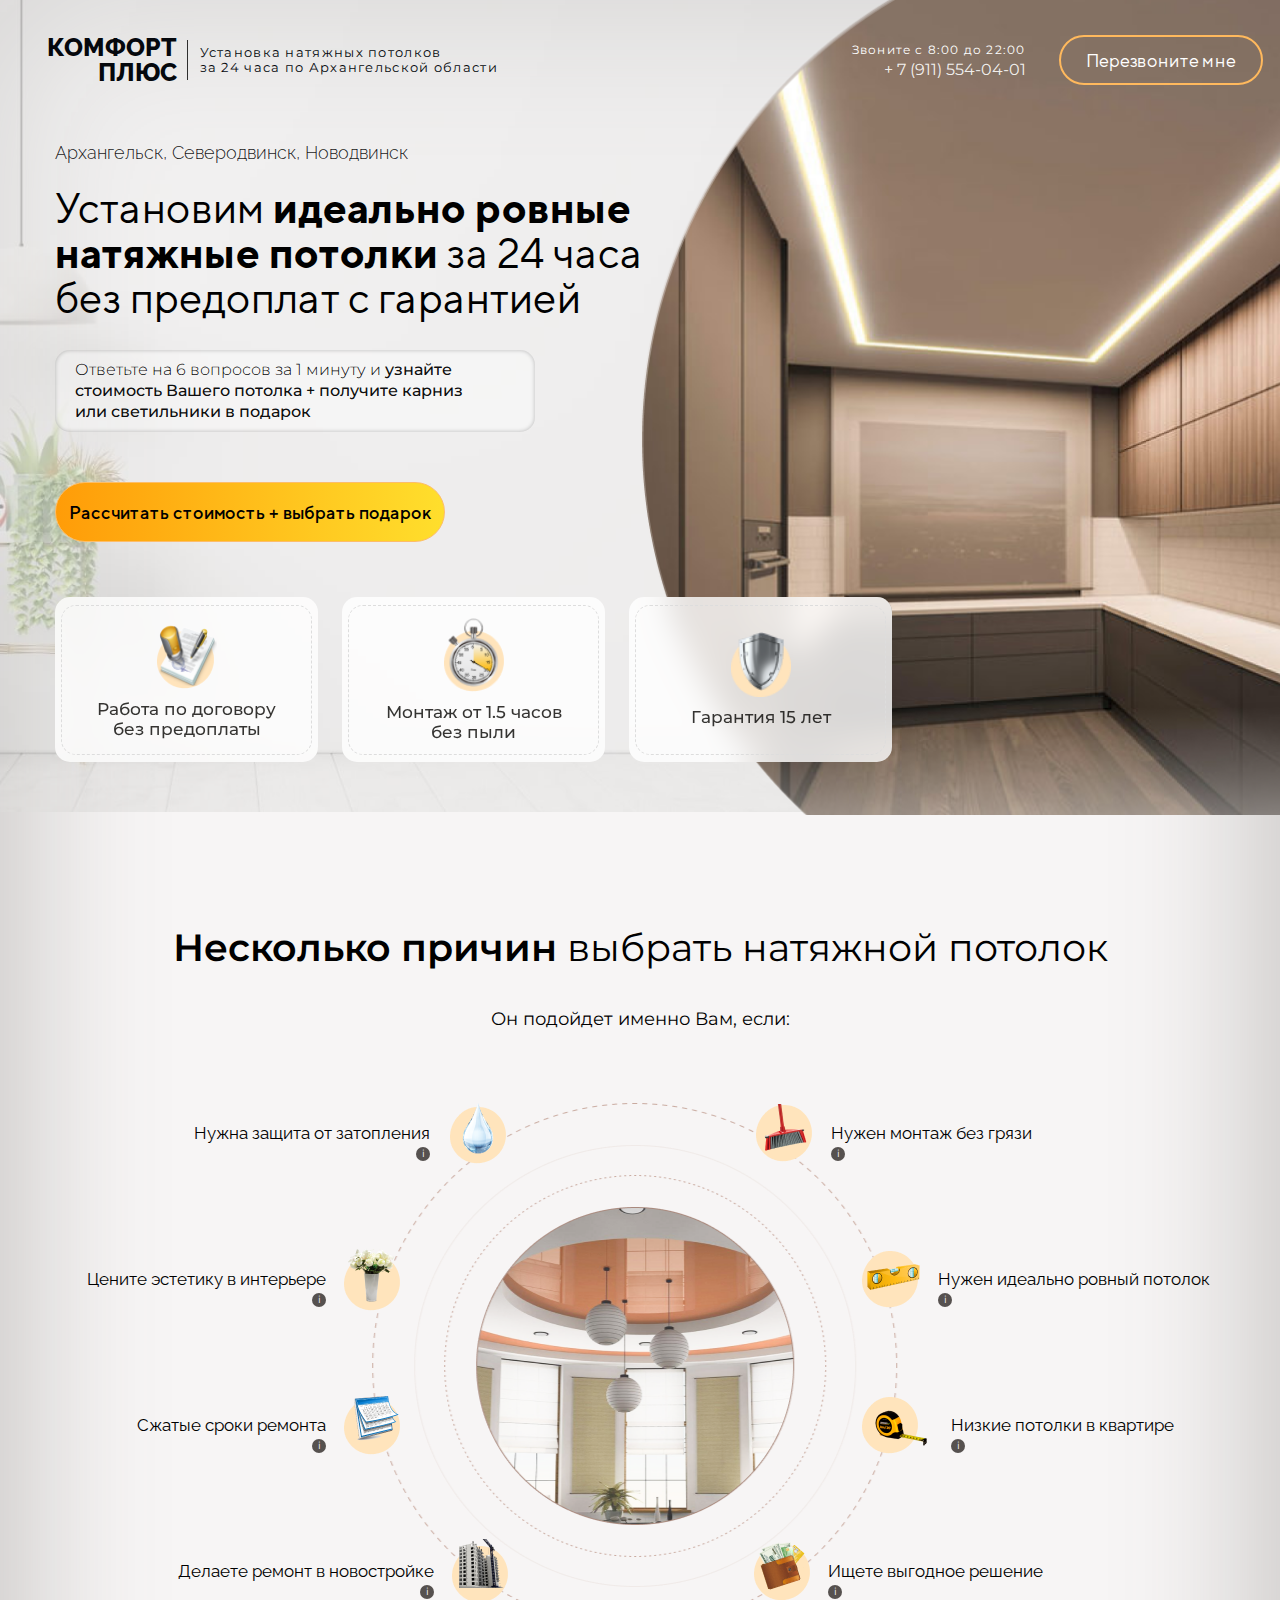
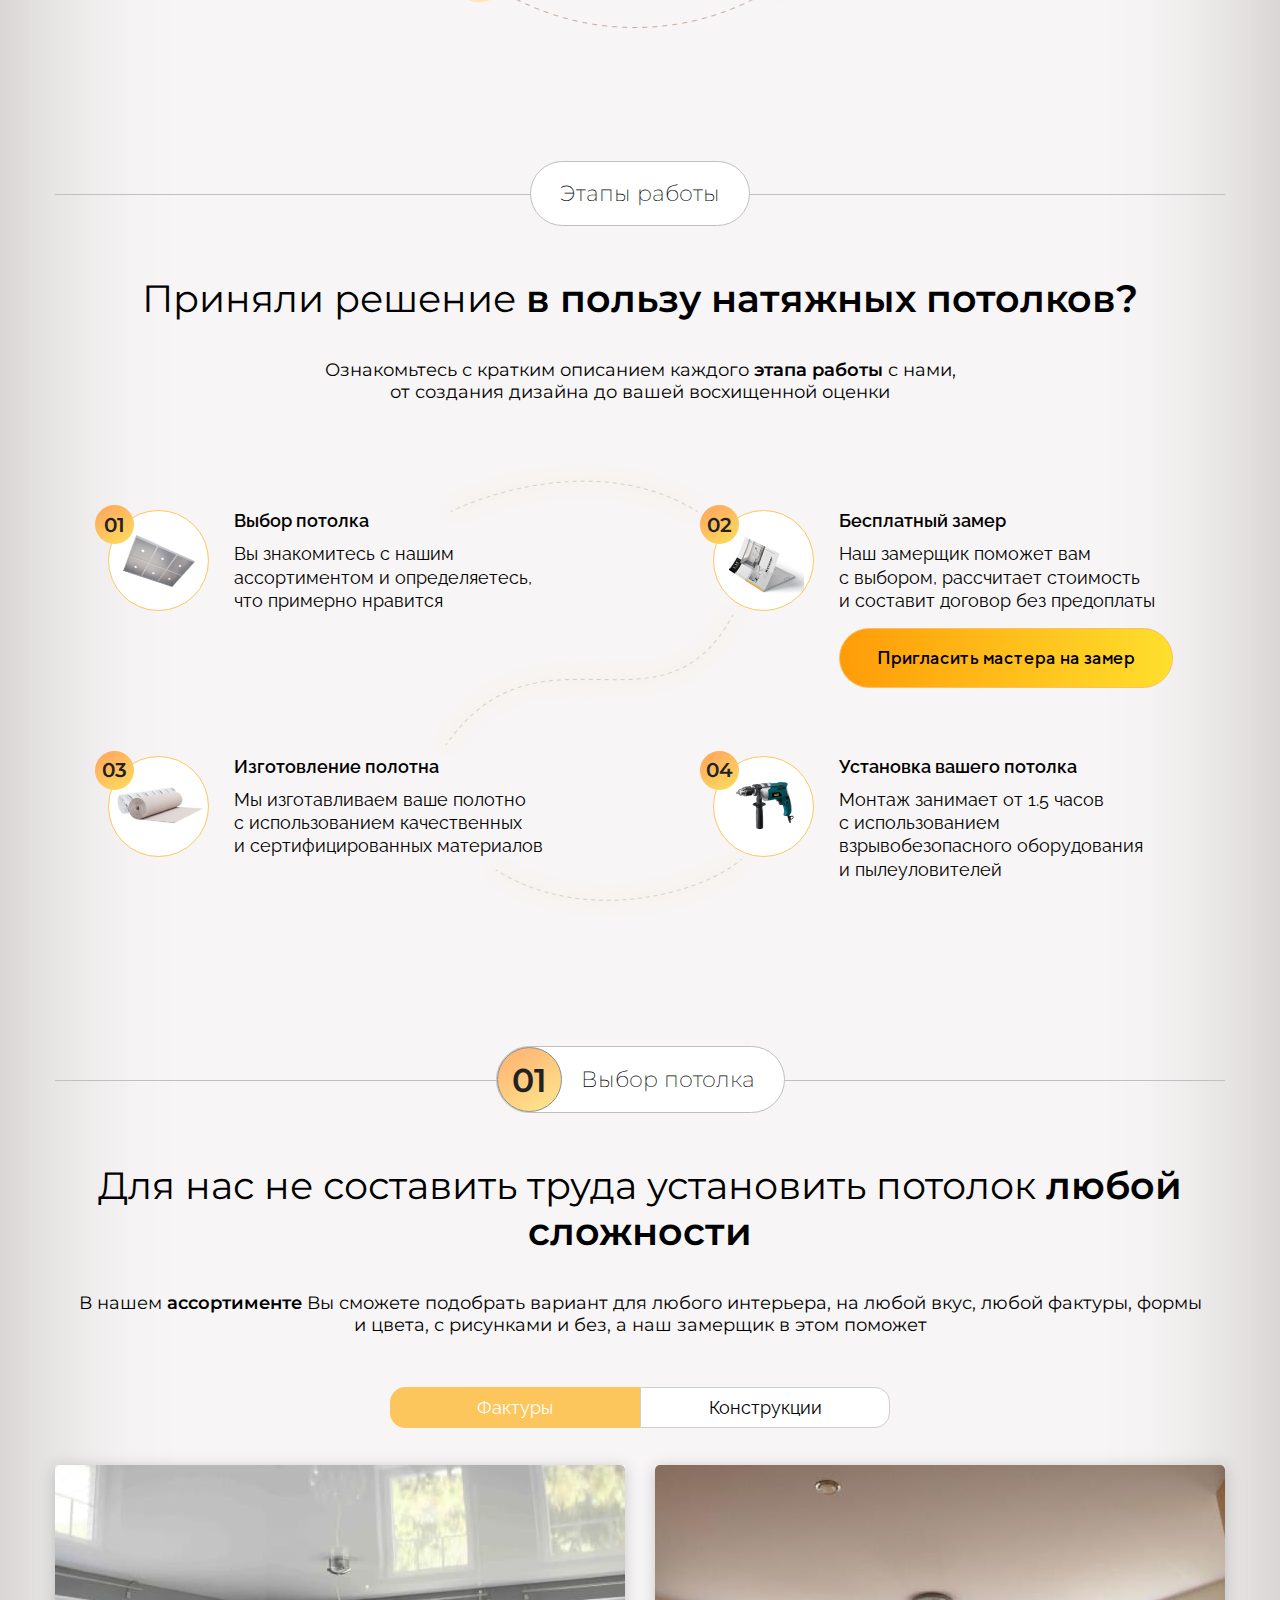
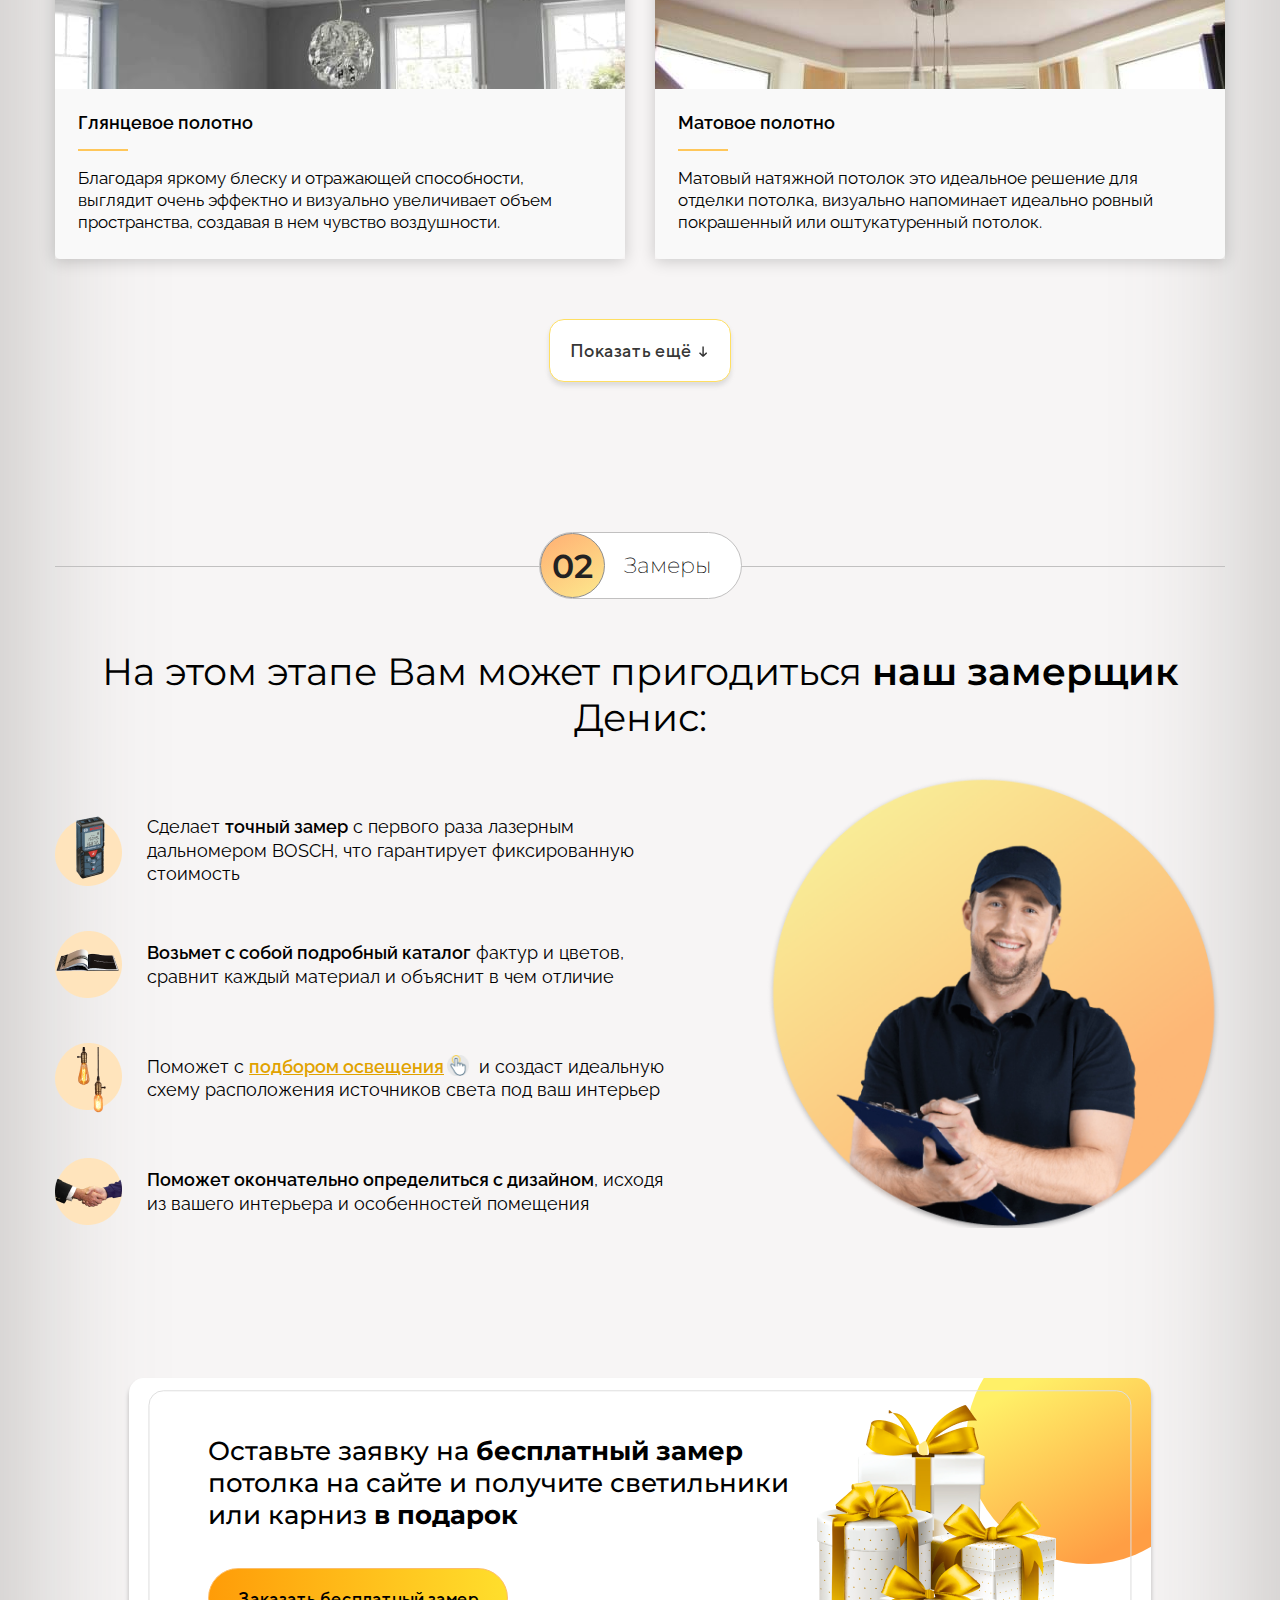
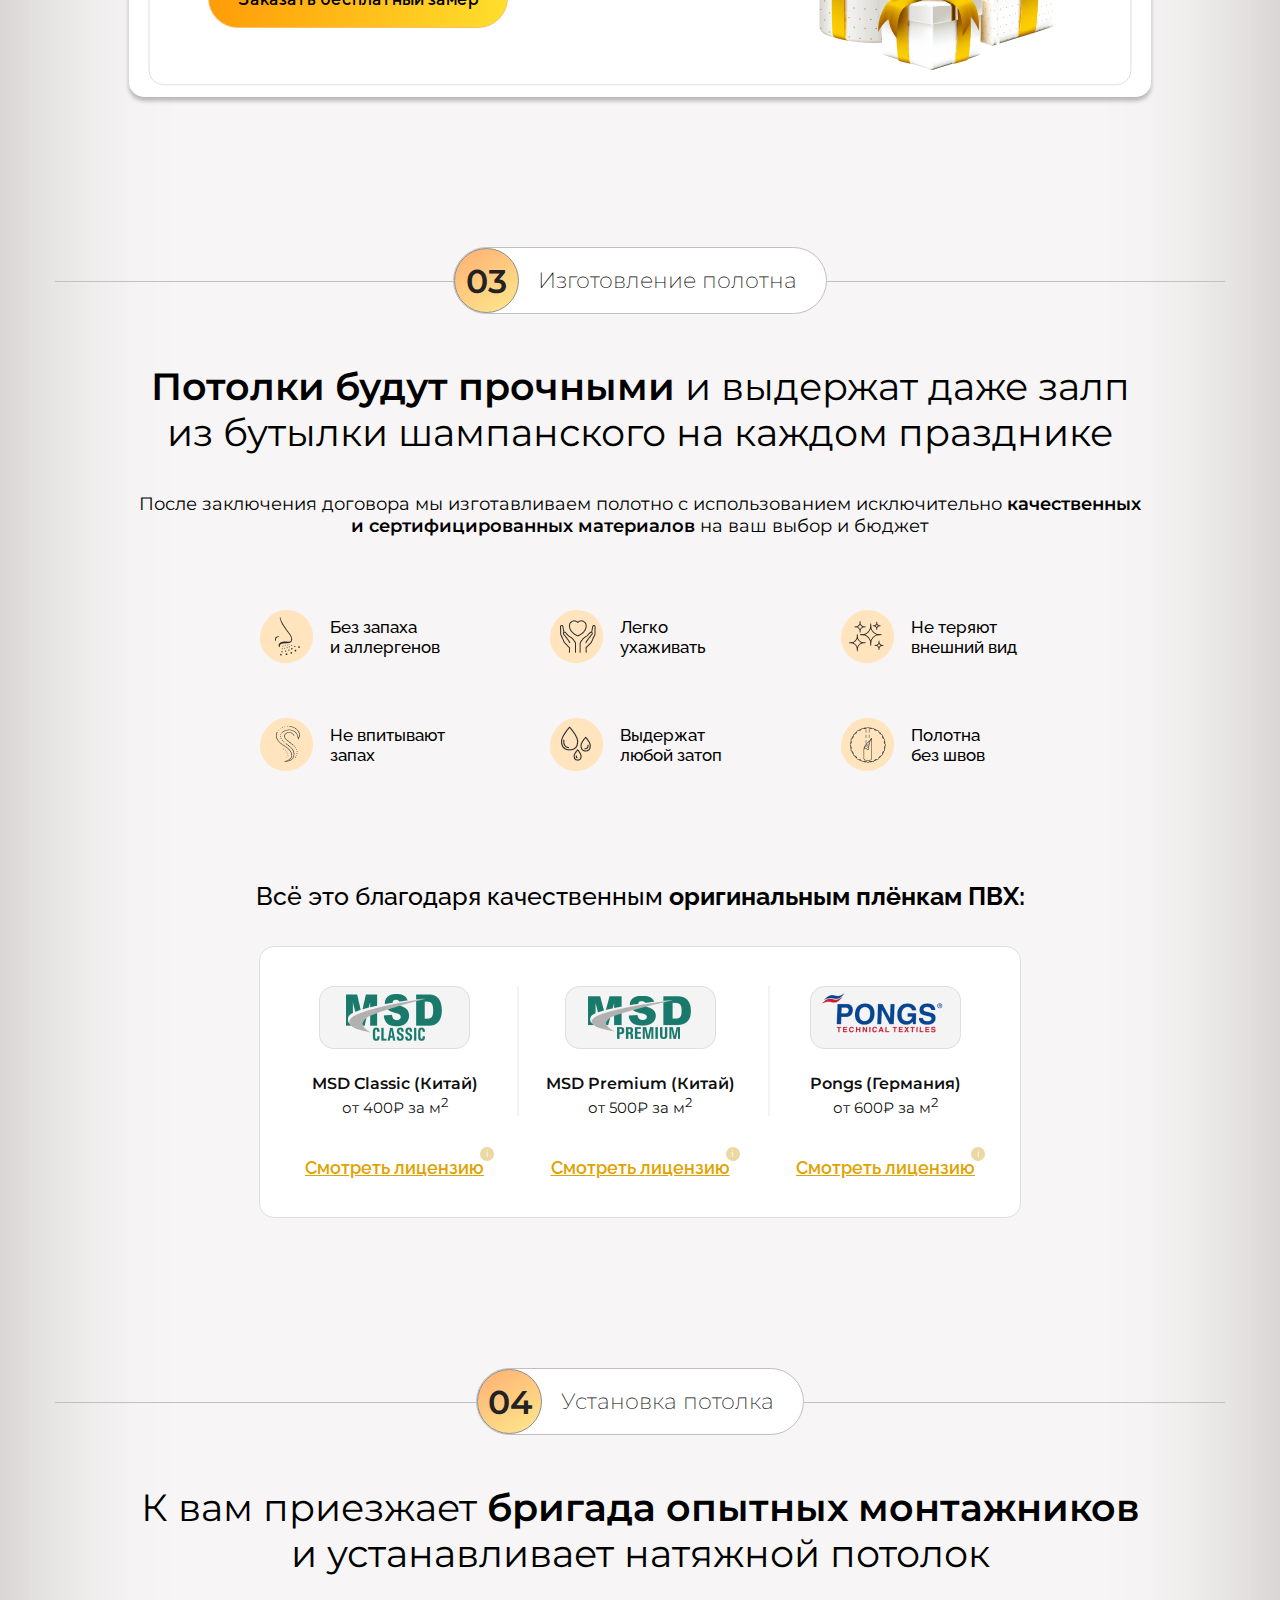
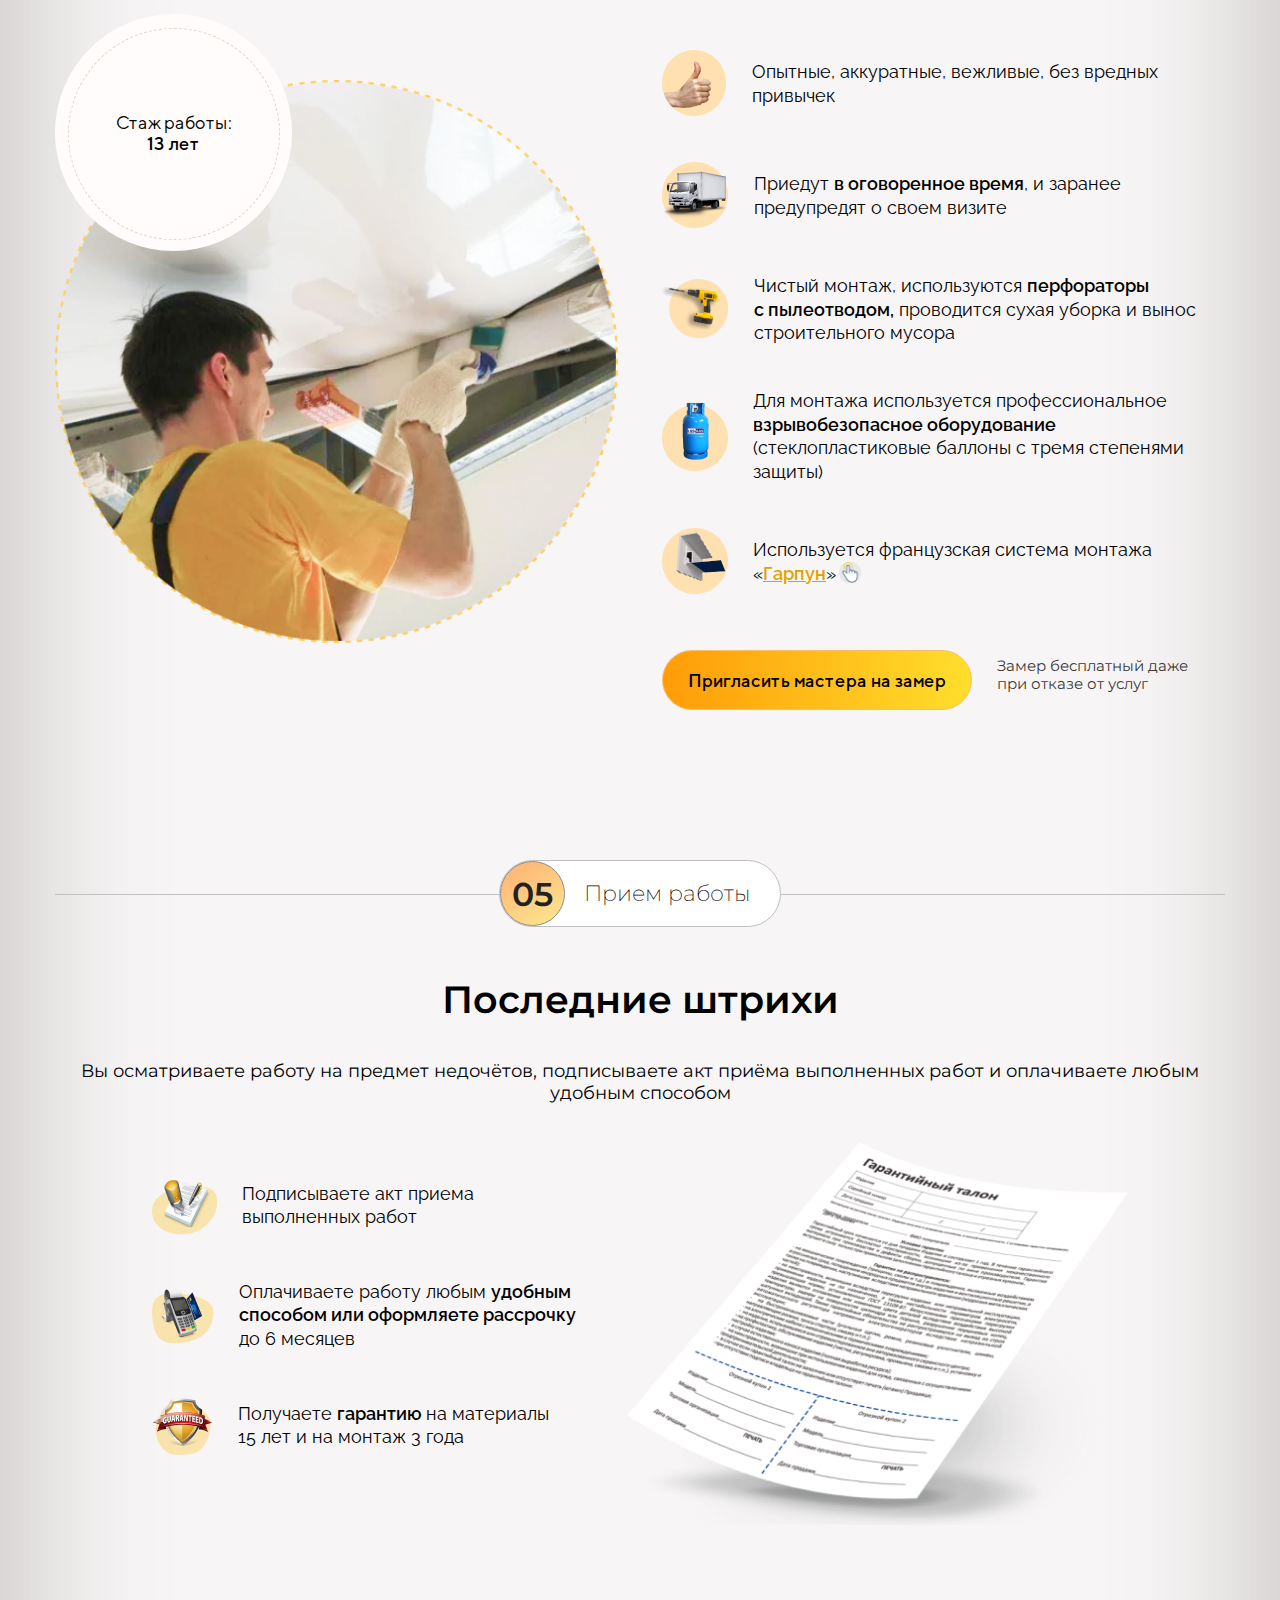
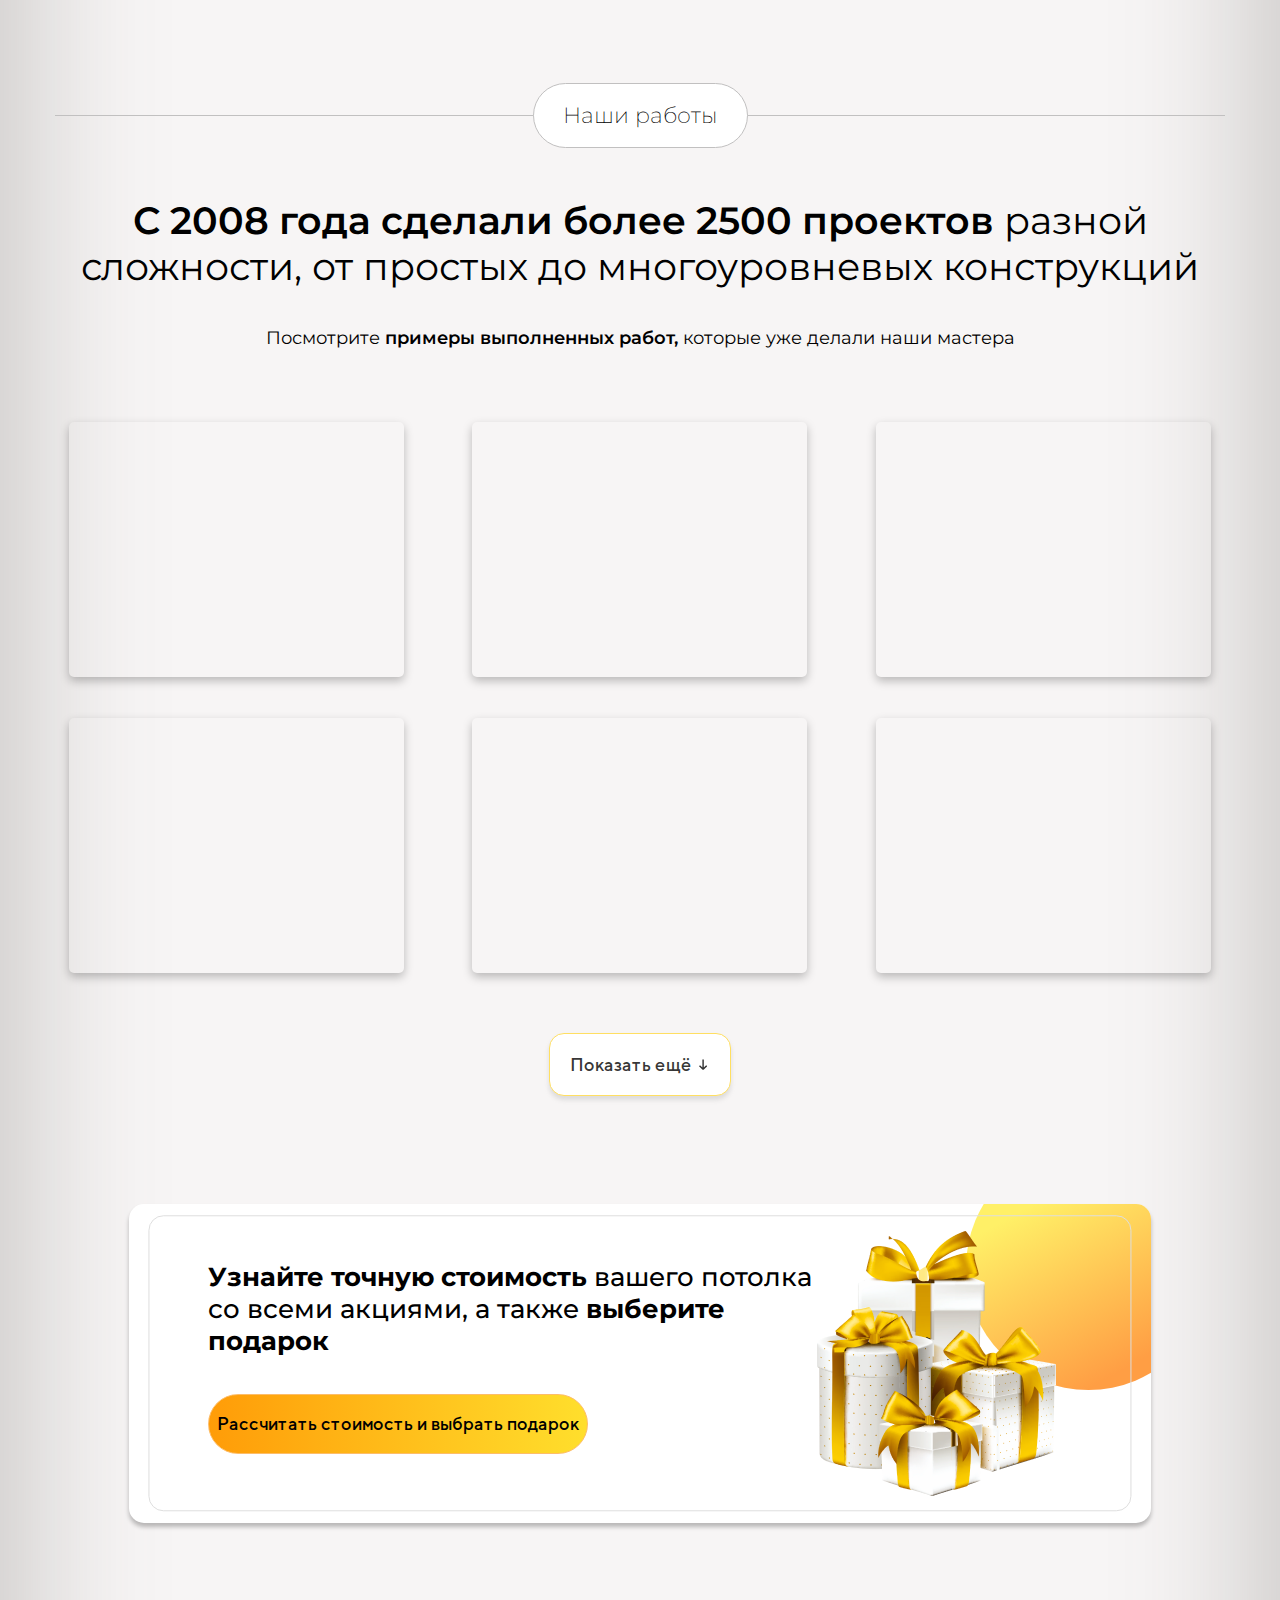
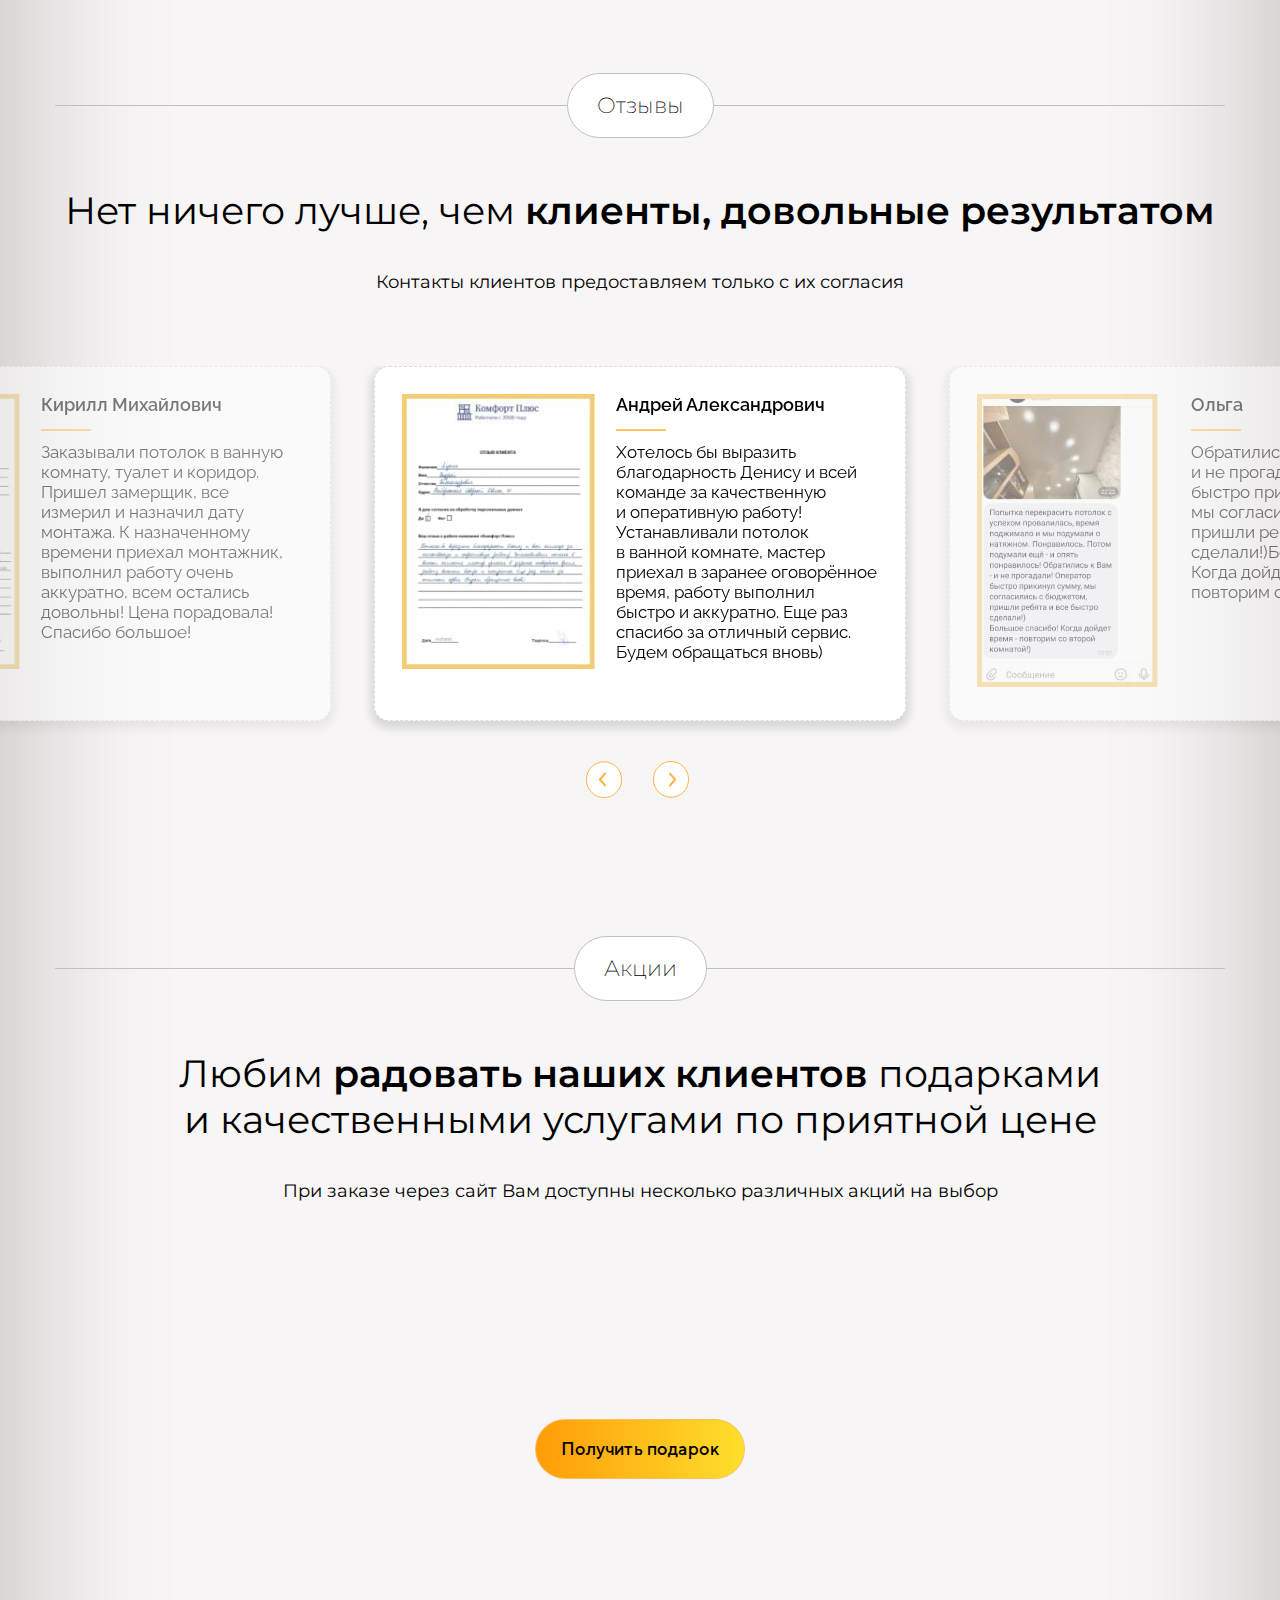
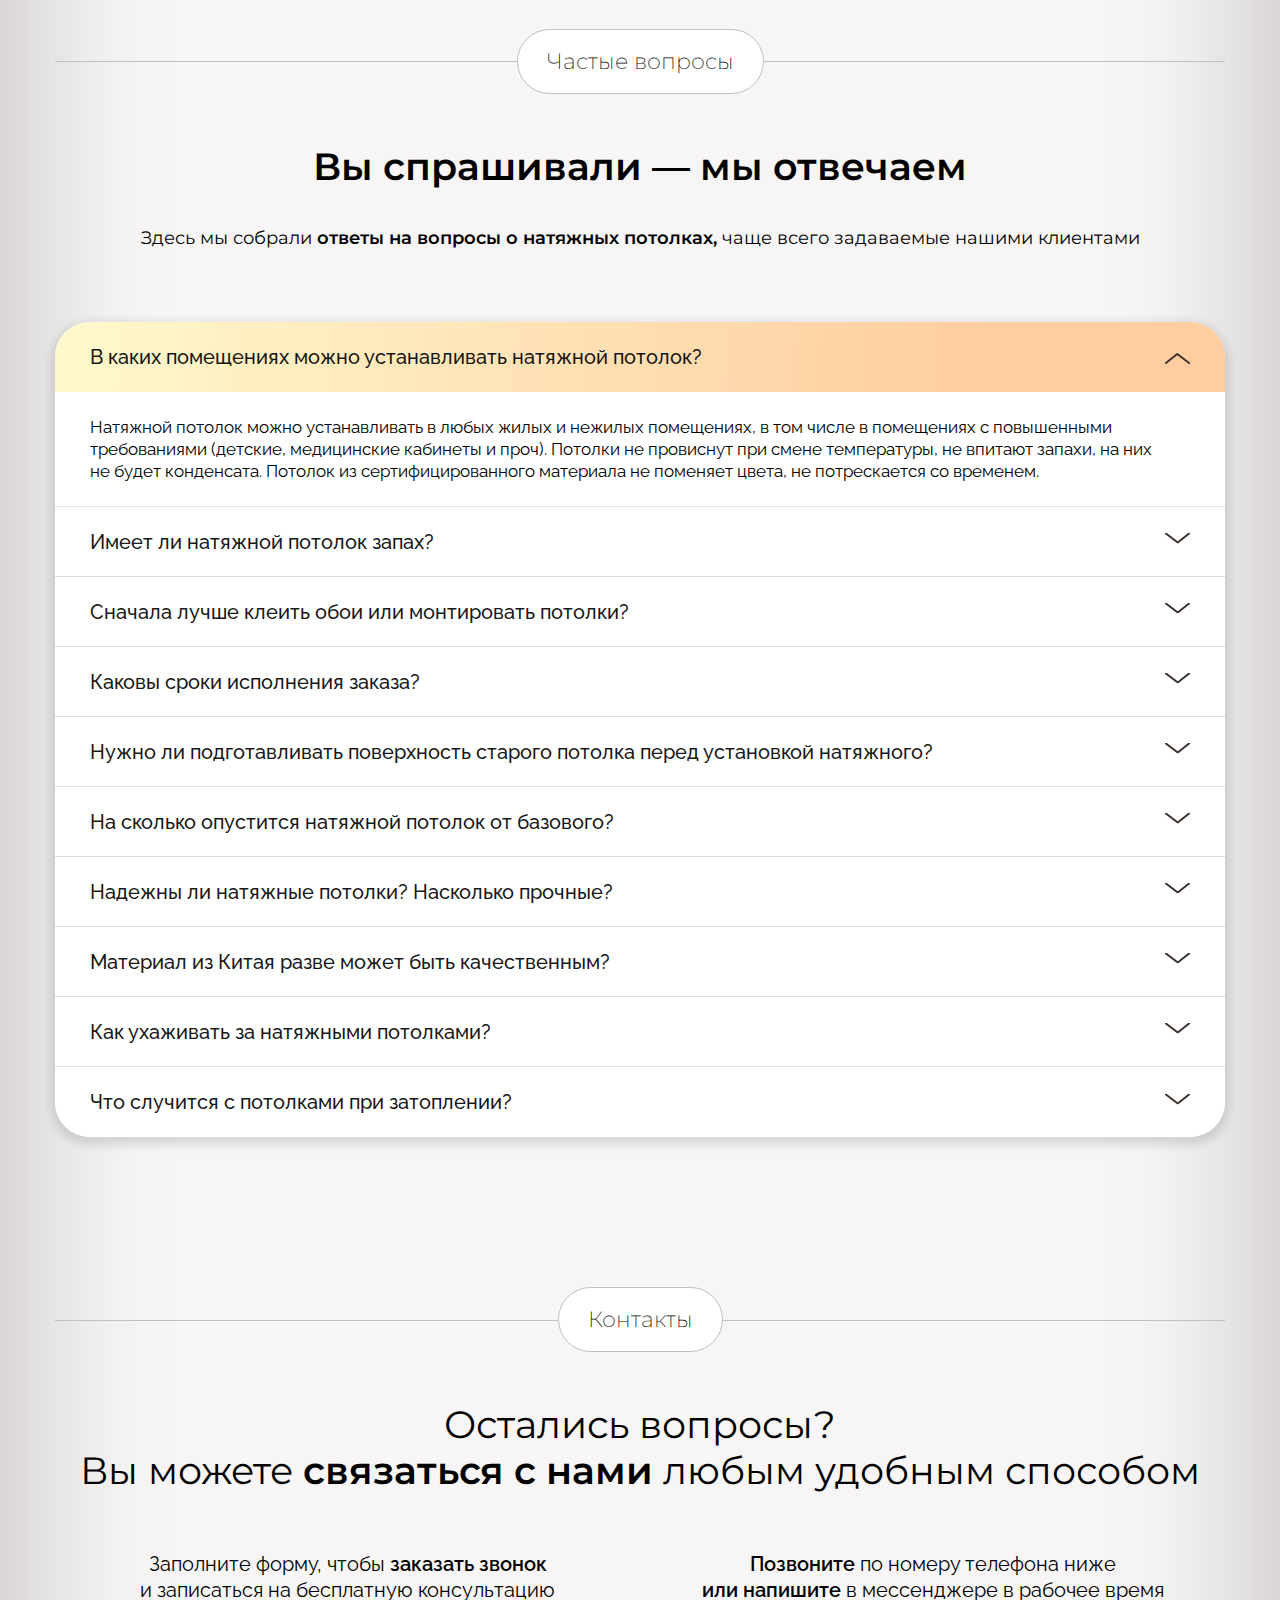
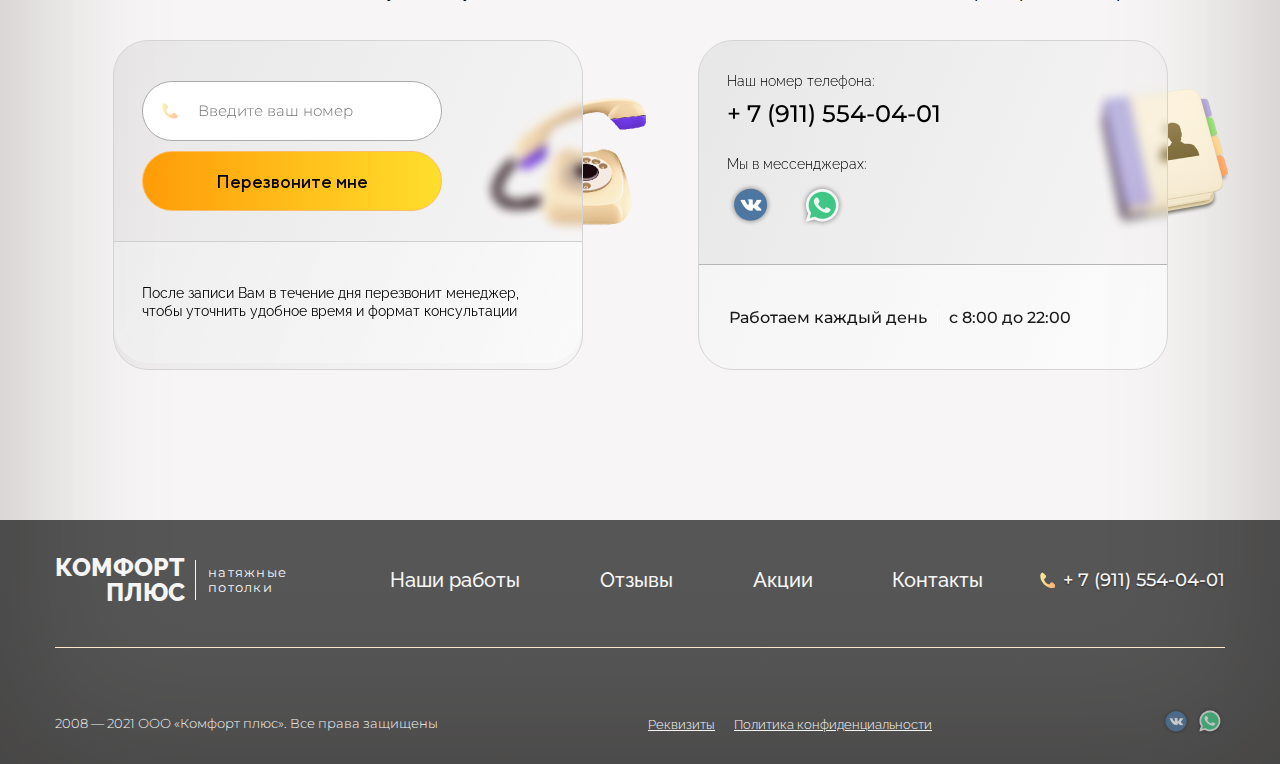
<file: index.html>
<!DOCTYPE html>
<html lang="ru">

<head>
    <meta charset="utf-8">
    <meta name="viewport" content="width=device-width, initial-scale=1">
    <meta name="description" content="Установим идеально ровные натяжные потолки за 24 часа без предоплаты с гарантией">
    <title>Комфорт Плюс — Натяжные потолки в Архангельске</title>
    <link rel="stylesheet" href="/css/style.css" type="text/css">
    <link rel="stylesheet" href="/css/lib/swiper.css">
    <link rel="stylesheet" href="/css/lib/baguetteBox.min.css">
    <link rel="icon" href="img/icons/favicon.png">
    <link rel="preload" href="fonts/TTNorms-Regular.woff2" type="font/woff2" as="font" crossorigin>
    <link rel="preload" href="fonts/TTNorms-Regular.woff" type="font/woff" as="font" crossorigin>
    <meta property="og:locale" content="ru_RU">
    <meta property="og:type" content="website">
    <meta property="og:title" content="Комфорт Плюс - Натяжные потолки в Архангельске">
    <meta property="og:description" content="Установим идеально ровные натяжные потолки за 24 часа без предоплаты с гарантией">
    <meta property="og:image" content="">
    <meta property="og:image:width" content="">
    <meta property="og:image:height" content="">
</head>

<body>
    <div class="wrapper">
        <div class="main-wrapper">
            <header class="header" id="header">
                <div class="header__container">
                    <div class="header__content">
                        <div class="header__left-block">
                            <div class="header__logo logo-main"><a class="logo-main__title" href="index.html">Комфорт<br> плюс</a>
                                <div class="logo-main__descriptor _1">Установка натяжных потолков <br>за 24 часа по Архангельской области</div>
                                <div class="logo-main__descriptor _2">натяжные<br> потолки</div>
                            </div>
                        </div>
                        <div class="header__right-block">
                            <div class="header__tel" data-da="menu__content,2,1000">
                                <p class="header__time">Звоните с 8:00 до 22:00</p><a class="header__number" href="tel:+79115540401">+ 7 (911) 554-04-01</a>
                            </div><a class="header__btn popup-link" href="#popup_1" data-da="menu__content,3,620">Перезвоните мне</a>
                        </div>
                    </div>
                </div>
            </header><a class="popup-link header__burger" href="#menu"><img src="../img/icons/burger.svg" alt=""></a>
            <main class="main" id="main">
                <div class="main__bg"><img src="../img/main-bg.jpg" alt=""></div>
                <div class="main__photo"><img src="../img/main-photo-2.png" alt=""></div>
                <div class="main__container container">
                    <div class="main__content">
                        <div class="main__left-block">
                            <div class="main__offer offer">
                                <p class="offer__cities">Архангельск, Северодвинск, Новодвинск</p>
                                <h1 class="offer__title">Установим <span class="bold"> идеально ровные <br>натяжные потолки</span> за 24 часа <br>без предоплат с гарантией </h1>
                                <p class="offer__subtitle">Ответьте на 6 вопросов за 1 минуту и <span class="medium">узнайте<br> стоимость Вашего потолка + получите карниз<br> или светильники в подарок</span> </p><a class="offer__btn btn__sta popup-link" href="#popup_3">Рассчитать стоимость + выбрать подарок </a>
                            </div>
                            <div class="main__facts">
                                <div class="fact"><img class="fact__img" src="../img/icons/contract.png" alt="">
                                    <p class="fact__title">Работа по договору<br> без предоплаты</p>
                                </div>
                                <div class="fact"><img class="fact__img" src="../img/icons/clock.png" alt="">
                                    <p class="fact__title">Монтаж от 1.5 часов <br>без пыли</p>
                                </div>
                                <div class="fact"><img class="fact__img" src="../img/icons/garantee.png" alt="">
                                    <p class="fact__title">Гарантия 15 лет</p>
                                </div>
                            </div>
                        </div>
                    </div>
                </div>
            </main><a class="btn__scroll js-scroll-to" href="#header"><img src="../img/icons/arrow-btn-top.svg" alt=""></a>
        </div>
        <div class="reasons" id="reasons">
            <div class="reasons__container container">
                <p class="reasons__title title"><span class="semi-bold">Несколько причин</span> выбрать натяжной потолок</p>
                <p class="reasons__subtitle subtitle">Он подойдет именно Вам, если:</p>
                <div class="reasons__blocks">
                    <div class="reasons__main"><img src="../img/reasons-main.png" alt=""></div>
                    <div class="reasons__blocks_left">
                        <div class="reasons__block">
                            <div class="reasons__item-title _first">
                                <p class="reasons__item-text _left">Нужна защита от затопления</p><img class="reasons__item-img" src="../img/icons/water.png" alt="">
                            </div>
                            <div class="reasons__text _first">
                                <p>Любые протечки от соседей сверху не страшны, пленочный потолок <span class="extra">задержит воду</span> на тот период, который понадобится для устранения возникшей неприятности. <br>Потолок способен выдерживать колоссальные нагрузки: до 100 литров на 1 квадратный метр полотна. </p>
                            </div>
                        </div>
                        <div class="reasons__block">
                            <div class="reasons__item-title">
                                <p class="reasons__item-text _left">Цените эстетику в интерьере</p><img class="reasons__item-img" src="../img/icons/aesthetics.png" alt="">
                            </div>
                            <div class="reasons__text">
                                <p>Современные натяжные потолки удивляют своим разнообразием. При помощи такого элемента декора можно создать <span class="extra">особенную атмосферу в комнате</span>, сделав ее максимально красивой и уютной. <br>Профессиональные дизайнеры утверждают, что именно натяжные конструкции способны наполнить помещение особенной атмосферой и внести в интерьер некую изюминку. </p>
                            </div>
                        </div>
                        <div class="reasons__block">
                            <div class="reasons__item-title">
                                <p class="reasons__item-text _left">Сжатые сроки ремонта</p><img class="reasons__item-img" src="../img/icons/timing.png" alt="">
                            </div>
                            <div class="reasons__text">
                                <p>Монтаж простого натяжного потолка занимает <span class="extra">всего несколько часов</span> — намного меньше, чем любого другого потолочного покрытия. <br>При этом, в отличие от покраски, натяжные потолки не нуждаются в тщательном выравнивании основания, которое требует довольно много времени и денег.</p>
                            </div>
                        </div>
                        <div class="reasons__block">
                            <div class="reasons__item-title _last">
                                <p class="reasons__item-text _left">Делаете ремонт в новостройке </p><img class="reasons__item-img" src="../img/icons/building.png" alt="">
                            </div>
                            <div class="reasons__text _top _last">
                                <p>Если дом совсем новый, он будет давать усадку. Из-за движения плит часто страдают потолочные покрытия: появляются трещины, потолок приходится ремонтировать и перекрашивать. Такой же эффект дают мелкие вибрации из-за ремонта у соседей. <br>Натяжной потолок <span class="extra">скроет все дефекты</span>. Вы можете и не узнать, что они появились.</p>
                            </div>
                        </div>
                    </div>
                    <div class="reasons__blocks_right">
                        <div class="reasons__block">
                            <div class="reasons__item-title _first"><img class="reasons__item-img" src="../img/icons/mud.png" alt="">
                                <p class="reasons__item-text _right">Нужен монтаж без грязи</p>
                            </div>
                            <div class="reasons__text _first">
                                <p>Натяжные потолки можно устанавливать в последнюю очередь, когда хозяева уже заехали в дом или квартиру. Технология монтажа предполагает <span class="extra">минимум мусора и пыли </span>— свежий ремонт не пострадает.</p>
                            </div>
                        </div>
                        <div class="reasons__block">
                            <div class="reasons__item-title"><img class="reasons__item-img" src="../img/icons/flat.png" alt="">
                                <p class="reasons__item-text _right">Нужен идеально ровный потолок</p>
                            </div>
                            <div class="reasons__text">
                                <p>Натяжное полотно создает <span class="extra">идеально ровное покрытие</span>— не желтеющее со временем и без следов валика на потолке. <br>Это особенно важно, когда дизайн-проект подразумевает светильник, развернутый к потолку: при любом освещении поверхность остается ровной и гладкой. </p>
                            </div>
                        </div>
                        <div class="reasons__block">
                            <div class="reasons__item-title"><img class="reasons__item-img" src="../img/icons/low.png" alt="">
                                <p class="reasons__item-text _right">Низкие потолки в квартире</p>
                            </div>
                            <div class="reasons__text">
                                <p>Максимально сохранить высоту помещения можно тремя способами: оставить потолок в бетоне, побелить или покрасить краской, смонтировать натяжное полотно. <br>Некоторые виды профилей для натяжных потолков позволяют сделать <span class="extra">опуск менее 5 см.</span> </p>
                            </div>
                        </div>
                        <div class="reasons__block">
                            <div class="reasons__item-title _last"><img class="reasons__item-img" src="../img/icons/money.png" alt="">
                                <p class="reasons__item-text _right">Ищете выгодное решение</p>
                            </div>
                            <div class="reasons__text _top _last">
                                <p>Если человек выбирает для оформления потолка краску, например, то он должен четко понимать, что через год или два придется делать всё заново. <br>Натяжной потолок в свою очередь <span class="extra">прослужит десятки лет</span>, не теряя внешней привлекательности.</p>
                            </div>
                        </div>
                    </div>
                </div>
            </div>
        </div>
        <div class="stages" id="stages">
            <div class="stages__container container">
                <div class="stages__block-title block-title">
                    <div class="block-title__wrapper">
                        <p class="block-title__text">Этапы работы</p>
                    </div>
                </div>
                <p class="stages__title title">Приняли решение <span class="semi-bold">в пользу натяжных потолков?</span></p>
                <p class="stages__subtitle subtitle">Ознакомьтесь с кратким описанием каждого <span class="semi-bold">этапа работы</span> с нами, <br class="_media_620">от создания дизайна до вашей восхищенной оценки</p>
                <div class="stages__content">
                    <div class="stages__bg"> <img src="../img/line-stages.png" alt=""></div>
                    <div class="stages__row">
                        <div class="stage">
                            <div class="stage__img-block"><span class="stage__number">01</span>
                                <div class="stage__img"><img src="../img/ceiling.png"></div>
                            </div>
                            <div class="stage__body">
                                <div class="stage__title">Выбор потолка</div>
                                <div class="stage__text">Вы знакомитесь с нашим ассортиментом и определяетесь, <br>что примерно нравится</div>
                            </div>
                        </div>
                        <div class="stage">
                            <div class="stage__img-block"><span class="stage__number">02</span>
                                <div class="stage__img"><img src="../img/catalog.png"></div>
                            </div>
                            <div class="stage__body">
                                <div class="stage__title">Бесплатный замер</div>
                                <div class="stage__text">Наш замерщик поможет вам с выбором, рассчитает стоимость и составит договор без предоплаты</div><a class="offer__btn btn__sta popup-link" data-da="stages__content, 3, 860" href="#popup_2">Пригласить мастера на замер</a>
                            </div>
                        </div>
                    </div>
                    <div class="stages__row">
                        <div class="stage">
                            <div class="stage__img-block"><span class="stage__number">03</span>
                                <div class="stage__img"><img src="../img/material.png"></div>
                            </div>
                            <div class="stage__body">
                                <div class="stage__title">Изготовление полотна</div>
                                <div class="stage__text">Мы изготавливаем ваше полотно с использованием качественных и сертифицированных материалов </div>
                            </div>
                        </div>
                        <div class="stage">
                            <div class="stage__img-block"><span class="stage__number">04</span>
                                <div class="stage__img"><img src="../img/tool.png"></div>
                            </div>
                            <div class="stage__body">
                                <div class="stage__title">Установка вашего потолка</div>
                                <div class="stage__text">Монтаж занимает от 1.5 часов с использованием взрывобезопасного оборудования и пылеуловителей</div>
                            </div>
                        </div>
                    </div>
                </div>
            </div>
        </div>
        <div class="choise" id="choise">
            <div class="choise__container container">
                <div class="stages__block-title block-title">
                    <div class="block-title__wrapper"><span class="block-title__number">01</span>
                        <p class="block-title__text">Выбор потолка </p>
                    </div>
                </div>
                <p class="choise__title title">Для нас не составить труда установить потолок <span class="semi-bold">любой сложности</span></p>
                <p class="choise__subtitle subtitle">В нашем <span class="semi-bold">ассортименте</span> Вы сможете подобрать вариант для любого интерьера, на любой вкус, любой фактуры, формы и цвета, с рисунками и без, а наш замерщик в этом поможет</p>
                <div class="choise__content">
                    <div class="choise__buttons buttons">
                        <div class="button _active" data-value="1">Фактуры</div>
                        <div class="button" data-value="2">Конструкции</div>
                    </div>
                    <div class="choise__tabs tabs">
                        <div class="tab tab--1 active">
                            <div class="choise__tab-block show-block">
                                <div class="choise-item item"><img class="item__img" src="../img/gloss.jpg" loading="lazy">
                                    <div class="item__body">
                                        <div class="item__title">Глянцевое полотно</div>
                                        <div class="item__text">Благодаря яркому блеску и отражающей способности, выглядит очень эффектно и визуально увеличивает объем пространства, создавая в нем чувство воздушности.</div>
                                    </div>
                                </div>
                                <div class="choise-item item"><img class="item__img" src="../img/matt.jpg" loading="lazy">
                                    <div class="item__body">
                                        <div class="item__title">Матовое полотно</div>
                                        <div class="item__text">Матовый натяжной потолок это идеальное решение для отделки потолка, визуально напоминает идеально ровный покрашенный или оштукатуренный потолок.</div>
                                    </div>
                                </div>
                                <div class="choise-item item item__hidden _hidden"><img class="item__img" src="../img/satin.jpg" loading="lazy">
                                    <div class="item__body">
                                        <div class="item__title">Сатиновое полотно</div>
                                        <div class="item__text">Отличается мягким блеском и уникальным светоотражением. Обладает необычным свечением и является идеальным решением для создания уютных интерьеров.</div>
                                    </div>
                                </div>
                                <div class="choise-item item item__hidden _hidden"><img class="item__img" src="../img/printing.jpg" loading="lazy">
                                    <div class="item__body">
                                        <div class="item__title">Полотно с фотопечатью</div>
                                        <div class="item__text">Придадут помещению очарования, изысканности, а главное неповторимой оригинальности. С их помощью можно уникально оформить и преобразить любой интерьер.</div>
                                    </div>
                                </div>
                            </div><button class="choise__btn_1 show-js">Показать ещё</button>
                        </div>
                        <div class="tab tab--2">
                            <div class="choise__tab-block show-block">
                                <div class="choise-item item"><img class="item__img" src="../img/tiered.jpg" loading="lazy">
                                    <div class="item__body">
                                        <div class="item__title">Многоуровневые потолки</div>
                                        <div class="item__text">Предоставляют возможность создать неповторимый дизайн. Подчеркивают и преображают дизайн комнат и отлично справляются с визуальным зонированием пространства.</div>
                                    </div>
                                </div>
                                <div class="choise-item item"><img class="item__img" src="../img/carved.jpg" loading="lazy">
                                    <div class="item__body">
                                        <div class="item__title">Резные потолки</div>
                                        <div class="item__text">В полотнах сделаны отверстия разной формы и размеров, расположенные хаотично. В комбинации с подсветкой это создает необычный декоративный эффект.</div>
                                    </div>
                                </div>
                                <div class="choise-item item item__hidden _hidden"><img class="item__img" src="../img/soaring.jpg" loading="lazy">
                                    <div class="item__body">
                                        <div class="item__title">Парящие потолки</div>
                                        <div class="item__text">Создают непередаваемые ощущения, как будто потолочное покрытие парит в воздухе. Размываются границы между стенами и полотном, визуально расширяется пространство.</div>
                                    </div>
                                </div>
                                <div class="choise-item item item__hidden _hidden"><img class="item__img" src="../img/sky.jpg" loading="lazy">
                                    <div class="item__body">
                                        <div class="item__title">Звездное небо</div>
                                        <div class="item__text">Наиболее часто применяются в детских комнатах и спальнях, чтобы придать помещению сказочности и таинственности, что поможет расслабиться и окунуться в мир волшебства.</div>
                                    </div>
                                </div>
                                <div class="choise-item item item__hidden _hidden"><img class="item__img" src="../img/contour.jpg" loading="lazy">
                                    <div class="item__body">
                                        <div class="item__title">Контурные потолки</div>
                                        <div class="item__text">Выглядят эффектно и стильно благодаря подсветке в виде сплошных светящихся линий с четким контуром. Также практичны и экономичны в использовании.</div>
                                    </div>
                                </div>
                            </div><button class="choise__btn_2 show-js">Показать ещё</button>
                        </div>
                    </div>
                </div>
            </div>
        </div>
        <div class="measurer" id="measurer">
            <div class="measurer__container container">
                <div class="stages__block-title block-title">
                    <div class="block-title__wrapper"><span class="block-title__number">02</span>
                        <p class="block-title__text">Замеры</p>
                    </div>
                </div>
                <p class="measurer__title title">На этом этапе Вам может пригодиться <span class="semi-bold">наш замерщик</span> Денис:</p>
                <div class="measurer__content">
                    <div class="measurer__left-block list">
                        <div class="measurer__text-block list__item"><img class="list__img" src="../img/icons/bosch.png" alt="">
                            <p class="list__text">Сделает <span class="semi-bold">точный замер</span> с первого раза лазерным дальномером BOSCH, что гарантирует фиксированную стоимость </p>
                        </div>
                        <div class="measurer__text-block list__item"><img class="list__img" src="../img/icons/cat.png" alt="">
                            <p class="list__text"><span class="semi-bold">Возьмет с собой подробный каталог</span> фактур и цветов, сравнит каждый материал и объяснит в чем отличие</p>
                        </div>
                        <div class="measurer__text-block list__item"><img class="list__img" src="../img/icons/lamp.png" alt="">
                            <p class="list__text">Поможет с <a href="#popup_4" class="measurer__link popup-link">подбором освещения</a> и создаст идеальную схему расположения источников света под ваш интерьер</p>
                        </div>
                        <div class="measurer__text-block list__item"><img class="list__img" src="../img/icons/help.png" alt="">
                            <p class="list__text"><span class="semi-bold">Поможет окончательно определиться с дизайном</span>, исходя из вашего интерьера и особенностей помещения</p>
                        </div>
                    </div>
                    <div class="measurer__right-block"><img class="measurer__photo" src="../img/photo.jpg" alt=""></div>
                </div>
                <div class="application">
                    <div class="application__text-block">
                        <div class="application__title">Оставьте заявку на <span class="bold">бесплатный замер</span> потолка на сайте и получите светильники или карниз <span class="bold">в подарок</span></div><a class="application__btn btn__sta _mesurer popup-link" href="#popup_2">Заказать бесплатный замер</a>
                    </div><img class="application__img" src="../img/boxes.png" alt="">
                </div>
            </div>
        </div>
        <div class="materials" id="materials">
            <div class="materials__container container">
                <div class="stages__block-title block-title">
                    <div class="block-title__wrapper"><span class="block-title__number">03</span>
                        <p class="block-title__text">Изготовление полотна</p>
                    </div>
                </div>
                <p class="materials__title title"><span class="semi-bold">Потолки будут прочными</span> и выдержат даже залп из бутылки шампанского на каждом празднике</p>
                <p class="materials__subtitle subtitle">После заключения договора мы изготавливаем полотно с использованием исключительно <span class="semi-bold">качественных и сертифицированных материалов</span> на ваш выбор и бюджет</p>
                <div class="materials__content">
                    <div class="materials__facts">
                        <div class="fact"><img class="fact__img" src="../img/icons/nose.png">
                            <div class="fact__text">Без запаха и аллергенов</div>
                        </div>
                        <div class="fact"><img class="fact__img" src="../img/icons/hands.png">
                            <div class="fact__text">Легко ухаживать</div>
                        </div>
                        <div class="fact"><img class="fact__img" src="../img/icons/shine.png">
                            <div class="fact__text">Не теряют<br> внешний вид</div>
                        </div>
                        <div class="fact"><img class="fact__img" src="../img/icons/smell.png">
                            <div class="fact__text">Не впитывают запах</div>
                        </div>
                        <div class="fact"><img class="fact__img" src="../img/icons/flood.png">
                            <div class="fact__text">Выдержат любой затоп</div>
                        </div>
                        <div class="fact"><img class="fact__img" src="../img/icons/taped.png">
                            <div class="fact__text">Полотна<br> без швов</div>
                        </div>
                    </div>
                    <div class="materials__bottom-block">
                        <p class="materials__text">Всё это благодаря качественным <span class="bold">оригинальным плёнкам ПВХ:</span></p>
                        <div class="materials__logos">
                            <div class="logo"><img class="logo__img" src="../img/msdClassic.png">
                                <div class="logo__body">
                                    <div class="logo__title">MSD Classic (Китай)</div>
                                    <div class="logo__text">от 400₽ за м<sup>2</sup></div>
                                </div><a class="logo__link" href="../img/certificate-big-1.jpg">Смотреть лицензию</a>
                            </div>
                            <div class="logo"><img class="logo__img" src="../img/msdPremium.png">
                                <div class="logo__body">
                                    <div class="logo__title">MSD Premium (Китай)</div>
                                    <div class="logo__text">от 500₽ за м<sup>2</sup></div>
                                </div><a class="logo__link" href="../img/certificate-big-1.jpg">Смотреть лицензию</a>
                            </div>
                            <div class="logo"><img class="logo__img" src="../img/pongs.png">
                                <div class="logo__body">
                                    <div class="logo__title">Pongs (Германия)</div>
                                    <div class="logo__text">от 600₽ за м<sup>2</sup></div>
                                </div><a class="logo__link" href="../img/certificate-big-2.jpg">Смотреть лицензию</a>
                            </div>
                        </div>
                    </div>
                </div>
            </div>
        </div>
        <div class="installation" id="installation">
            <div class="installation__container container">
                <div class="stages__block-title block-title">
                    <div class="block-title__wrapper"><span class="block-title__number">04</span>
                        <p class="block-title__text">Установка потолка </p>
                    </div>
                </div>
                <p class="installation__title title">К вам приезжает <span class="semi-bold">бригада опытных монтажников</span> и устанавливает натяжной потолок</p>
                <div class="installation__content">
                    <div class="installation__left-block">
                        <div class="installation__experiense">Стаж работы:<span class="medium">13 лет</span></div><img class="installation__photo" src="../img/master.png" alt="">
                    </div>
                    <div class="installation__right-block list">
                        <div class="installation__text-block list__item"><img class="list__img" src="../img/icons/experience.png" alt="">
                            <p class="list__text">Опытные, аккуратные, вежливые, без вредных привычек </p>
                        </div>
                        <div class="installation__text-block list__item"><img class="list__img" src="../img/icons/car.png" alt="">
                            <p class="list__text">Приедут <span class="semi-bold">в оговоренное время</span>, и заранее предупредят о своем визите</p>
                        </div>
                        <div class="installation__text-block list__item"><img class="list__img" src="../img/icons/drill.png" alt="">
                            <p class="list__text">Чистый монтаж, используются <span class="semi-bold"> перфораторы с пылеотводом,</span> проводится сухая уборка и вынос строительного мусора</p>
                        </div>
                        <div class="installation__text-block list__item"><img class="list__img" src="../img/icons/balloon.png" alt="">
                            <p class="list__text">Для монтажа используется профессиональное <span class="semi-bold">взрывобезопасное оборудование</span> <br>(стеклопластиковые баллоны с тремя степенями защиты)</p>
                        </div>
                        <div class="installation__text-block list__item"><img class="list__img" src="../img/icons/harpoon.png" alt="">
                            <p class="list__text">Используется французская система монтажа «<a href="#popup_6" class="installation__link popup-link">Гарпун</a>»</p>
                        </div>
                        <div class="installation__btn-block"><a class="btn__sta popup-link" href="#popup_2">Пригласить мастера на замер</a><span>Замер бесплатный даже при отказе от услуг</span></div>
                    </div>
                </div>
            </div>
        </div>
        <div class="acceptance" id="acceptance">
            <div class="acceptance__container container">
                <div class="stages__block-title block-title">
                    <div class="block-title__wrapper"><span class="block-title__number">05</span>
                        <p class="block-title__text">Прием работы</p>
                    </div>
                </div>
                <p class="acceptance__title title"> <span class="semi-bold">Последние штрихи</span></p>
                <p class="materials__subtitle subtitle">Вы осматриваете работу на предмет недочётов, подписываете акт приёма выполненных работ и оплачиваете любым удобным способом</p>
                <div class="acceptance__content">
                    <div class="acceptance__left-block list">
                        <div class="acceptance__text-block list__item"><img class="list__img" src="../img/icons/document.png" alt="">
                            <p class="list__text">Подписываете акт приема выполненных работ</p>
                        </div>
                        <div class="acceptance__text-block list__item"><img class="list__img" src="../img/icons/pay.png" alt="">
                            <p class="list__text">Оплачиваете работу любым <span class="semi-bold">удобным способом или оформляете рассрочку </span>до 6 месяцев</p>
                        </div>
                        <div class="acceptance__text-block list__item"><img class="list__img" src="../img/icons/last-gar.png" alt="">
                            <p class="list__text">Получаете <span class="semi-bold">гарантию </span>на материалы 15 лет и на монтаж 3 года </p>
                        </div>
                    </div>
                    <div class="acceptance__right-block"><img class="acceptance__photo" src="../img/garantee.png" alt=""></div>
                </div>
            </div>
        </div>
        <div class="work" id="work">
            <div class="work__container container">
                <div class="work__block-title block-title">
                    <div class="block-title__wrapper">
                        <p class="block-title__text">Наши работы</p>
                    </div>
                </div>
                <p class="work__title title"><span class="semi-bold">С 2008 года сделали более 2500 проектов </span> разной сложности<span class="_media474">, от простых до многоуровневых конструкций</span> </p>
                <p class="work__subtitle subtitle">Посмотрите <span class="semi-bold">примеры выполненных работ,</span> которые уже делали наши мастера</p>
                <div class="work__content show-block"><a class="item" href="../img/works/work-big-1.jpg"><img class="item__img" src="../img/works/work-min-1.jpg" loading="lazy">
                        <div class="item__body">
                            <p class="item__title">Двухуровневый глянцевый потолок, <span class="item__square">11 м²</span></p>
                            <p class="item__street">ул. Галушина, 24 </p>
                        </div>
                    </a><a class="item" href="../img/works/work-big-2.jpg"><img class="item__img" src="../img/works/work-min-2.jpg" loading="lazy">
                        <div class="item__body">
                            <p class="item__title">Многоуровневый потолок,<span class="item__square">24 м²</span></p>
                            <p class="item__street">пл. Ленина, 5</p>
                        </div>
                    </a><a class="item" href="../img/works/work-big-3.jpg"><img class="item__img" src="../img/works/work-min-3.jpg" loading="lazy">
                        <div class="item__body">
                            <p class="item__title">Двухуровневый потолок с подсветкой,<span class="item__square">12 м²</span></p>
                            <p class="item__street">пр. Новгородский, 174</p>
                        </div>
                    </a><a class="item" href="../img/works/work-big-4.jpg"><img class="item__img" src="../img/works/work-min-4.jpg" loading="lazy">
                        <div class="item__body">
                            <p class="item__title">Потолок с витражной вставкой,<span class="item__square">14 м²</span></p>
                            <p class="item__street">пр. Советских Космонавтов, 55 </p>
                        </div>
                    </a><a class="item" href="../img/works/work-big-5.jpg"><img class="item__img" src="../img/works/work-min-5.jpg" loading="lazy">
                        <div class="item__body">
                            <p class="item__title">Двухуровневый потолок,<span class="item__square">9 м²</span></p>
                            <p class="item__street">ул. Стрелковая, 25</p>
                        </div>
                    </a><a class="item" href="../img/works/work-big-6.jpg"><img class="item__img" src="../img/works/work-min-6.jpg" loading="lazy">
                        <div class="item__body">
                            <p class="item__title">Двухуровневый потолок со вставкой,<span class="item__square">12 м²</span></p>
                            <p class="item__street">ул. Папанина, 11</p>
                        </div>
                    </a><a class="item item__hidden _hidden" href="../img/works/work-big-7.jpg"><img class="item__img" src="../img/works/work-min-7.jpg" loading="lazy">
                        <div class="item__body">
                            <p class="item__title">Двухуровневый матовый потолок, <span class="item__square">8 м²</span></p>
                            <p class="item__street">пр. Обводный канал, 42 </p>
                        </div>
                    </a><a class="item item__hidden _hidden" href="../img/works/work-big-8.jpg"><img class="item__img" src="../img/works/work-min-8.jpg" loading="lazy">
                        <div class="item__body">
                            <p class="item__title">Двухуровневый потолок с подсветкой,<span class="item__square">15 м²</span></p>
                            <p class="item__street">ул. Вологодская, 30 </p>
                        </div>
                    </a><a class="item item__hidden _hidden" href="../img/works/work-big-9.jpg"><img class="item__img" src="../img/works/work-min-9.jpg" loading="lazy">
                        <div class="item__body">
                            <p class="item__title">Многоуровневый потолок с подсветкой,<span class="item__square">21 м²</span></p>
                            <p class="item__street">ул. Воскресенская, 59 </p>
                        </div>
                    </a><a class="item item__hidden _hidden" href="../img/works/work-big-10.jpg"><img class="item__img" src="../img/works/work-min-10.jpg" loading="lazy">
                        <div class="item__body">
                            <p class="item__title">Двухуровневый потолок с подсветкой,<span class="item__square">12 м²</span></p>
                            <p class="item__street">ул. Выучейского, 16 </p>
                        </div>
                    </a><a class="item item__hidden _hidden" href="../img/works/work-big-11.jpg"><img class="item__img" src="../img/works/work-min-11.jpg" loading="lazy">
                        <div class="item__body">
                            <p class="item__title">Двухуровневый потолок с фотопечатью,<span class="item__square">12 м²</span></p>
                            <p class="item__street">ул. Свободы, 25 к1 </p>
                        </div>
                    </a><a class="item item__hidden _hidden" href="../img/works/work-big-12.jpg"><img class="item__img" src="../img/works/work-min-12.jpg" loading="lazy">
                        <div class="item__body">
                            <p class="item__title">Одноуровневый матовый потолок,<span class="item__square">7 м²</span></p>
                            <p class="item__street">Набережная Северной Двины, 71</p>
                        </div>
                    </a><a class="item item__hidden _hidden" href="../img/works/work-big-13.jpg"><img class="item__img" src="../img/works/work-min-13.jpg" loading="lazy">
                        <div class="item__body">
                            <p class="item__title">Двухуровневый потолок,<span class="item__square">10 м²</span></p>
                            <p class="item__street">ул. Попова, 27</p>
                        </div>
                    </a><a class="item item__hidden _hidden" href="../img/works/work-big-14.jpg"><img class="item__img" src="../img/works/work-min-14.jpg" loading="lazy">
                        <div class="item__body">
                            <p class="item__title">Двухуровневый потолок с фотопечатью,<span class="item__square">9 м²</span></p>
                            <p class="item__street">ул. Карла Маркса, 13 </p>
                        </div>
                    </a><a class="item item__hidden _hidden" href="../img/works/work-big-15.jpg"><img class="item__img" src="../img/works/work-min-15.jpg" loading="lazy">
                        <div class="item__body">
                            <p class="item__title">Потолок со световыми линиями,<span class="item__square">13 м²</span></p>
                            <p class="item__street">пр. Московский, 43 к3</p>
                        </div>
                    </a><a class="item item__hidden _hidden" href="../img/works/work-big-16.jpg"><img class="item__img" src="../img/works/work-min-16.jpg" loading="lazy">
                        <div class="item__body">
                            <p class="item__title">Матовый потолок с подсветкой,<span class="item__square">8 м²</span></p>
                            <p class="item__street">ул. Поморская, 13 </p>
                        </div>
                    </a></div><button class="work__btn show-js">Показать ещё</button>
                <div class="application">
                    <div class="application__text-block">
                        <div class="application__title"><span class="bold">Узнайте точную стоимость</span> вашего потолка со всеми акциями, а также <span class="bold"> выберите подарок</span></div><a class="popup-link application__btn btn__sta _work" href="#popup_3">Рассчитать стоимость и выбрать подарок</a>
                    </div><img class="application__img" src="../img/boxes.png" alt="">
                </div>
            </div>
        </div>
        <div class="reviews" id="reviews">
            <div class="reviews__container container">
                <div class="reviews__block-title block-title">
                    <div class="block-title__wrapper">
                        <p class="block-title__text">Отзывы</p>
                    </div>
                </div>
                <p class="reviews__title title">Нет ничего лучше, чем <span class="semi-bold">клиенты, довольные результатом</span></p>
                <p class="reviews__subtitle subtitle">Контакты клиентов предоставляем только с их согласия</p>
            </div>
            <div class="reviews__content">
                <div class="reviews__slider">
                    <div class="swiper-container">
                        <div class="swiper-wrapper">
                            <div class="swiper-slide">
                                <div class="review"><a class="review__link" href="../img/reviews/review-1.jpg"><img class="review__img" src="../img/reviews/review-1-min.jpg"></a>
                                    <div class="review__body">
                                        <div class="review__title">Андрей Александрович</div>
                                        <div class="review__text">Хотелось бы выразить благодарность Денису и всей команде за качественную и оперативную работу! Устанавливали потолок в ванной комнате, мастер приехал в заранее оговорённое время, работу выполнил быстро и аккуратно. Еще раз спасибо за отличный сервис. Будем обращаться вновь)</div>
                                    </div>
                                </div>
                            </div>
                            <div class="swiper-slide">
                                <div class="review"><a class="review__link" href="../img/reviews/review-9.jpg"><img class="review__img" src="../img/reviews/review-9-min.jpg"></a>
                                    <div class="review__body">
                                        <div class="review__title">Ольга</div>
                                        <div class="review__text">Обратились к Вам — и не прогадали! Оператор быстро прикинул сумму, мы согласились с бюджетом, пришли ребята и все быстро сделали!)Большое спасибо! Когда дойдет время — повторим со второй комнатой!)</div>
                                    </div>
                                </div>
                            </div>
                            <div class="swiper-slide">
                                <div class="review"><a class="review__link" href="../img/reviews/review-2.jpg"><img class="review__img" src="../img/reviews/review-2-min.jpg"></a>
                                    <div class="review__body">
                                        <div class="review__title">Анастасия Алексеевна</div>
                                        <div class="review__text">Огромная благодарность всей Вашей команде за отличную работу: Денису — за терпение, отличную организацию, очень ценные советы по электрике и всестороннюю помощь, ребятам — за их мастерство, умелые руки, доброжелательность и позитив. </div>
                                    </div>
                                </div>
                            </div>
                            <div class="swiper-slide">
                                <div class="review"><a class="review__link" href="../img/reviews/review-8.jpg"><img class="review__img" src="../img/reviews/review-8-min.jpg"></a>
                                    <div class="review__body">
                                        <div class="review__title">Сергей</div>
                                        <div class="review__text">Потолками очень довольны. Изначально долго не могли выбрать, какие сделать. Спасибо дизайнеру, показал много примеров работ и мы определились. Потолки смонтировали очень быстро, при этом никаких недочетов нет. Работала очень профессиональная бригада. Спасибо за такие красивые потолки!</div>
                                    </div>
                                </div>
                            </div>
                            <div class="swiper-slide">
                                <div class="review"><a class="review__link" href="../img/reviews/review-3.jpg"><img class="review__img" src="../img/reviews/review-3-min.jpg"></a>
                                    <div class="review__body">
                                        <div class="review__title">Елена Петровна</div>
                                        <div class="review__text">Благодарю за профессиональную, слаженную работу. Это работа супер профессионалов. Как быстро и красиво работают ребята, просто загляденье. Сразу видно, что они специалисты в своём деле. Прекрасный результат. Спасибо!</div>
                                    </div>
                                </div>
                            </div>
                            <div class="swiper-slide">
                                <div class="review"><a class="review__link" href="../img/reviews/review-7.jpg"><img class="review__img" src="../img/reviews/review-7-min.jpg"></a>
                                    <div class="review__body">
                                        <div class="review__title">Алина</div>
                                        <div class="review__text">Мы ооочень довольны. Рабочие делали все аккуратно, переживали не будет ли ребенок боятся шума, все за собой убрали. До этого 2 года назад заказывали потолки в комнате, зале и прихожей; горку в зал. В который раз убеждаюсь в том, что вы лучшие. Будем обращаться ещё не раз</div>
                                    </div>
                                </div>
                            </div>
                            <div class="swiper-slide">
                                <div class="review"><a class="review__link" href="../img/reviews/review-4.jpg"><img class="review__img" src="../img/reviews/review-4-min.jpg"></a>
                                    <div class="review__body">
                                        <div class="review__title">Надежда Константиновна</div>
                                        <div class="review__text">Оперативно приехал Денис, сделал все необходимые рассчеты. Далее приехали очень приятные молодые люди — мастера своего дела! Работу выполнили очень быстро, качественно, аккуратно. Потолки вообще не пахнут и радуют глаз! </div>
                                    </div>
                                </div>
                            </div>
                            <div class="swiper-slide">
                                <div class="review"><a class="review__link" href="../img/reviews/review-6.jpg"><img class="review__img" src="../img/reviews/review-6-min.jpg"></a>
                                    <div class="review__body">
                                        <div class="review__title">Галина</div>
                                        <div class="review__text">Заказывала потолки, очень довольна работой от начала и до конца. Все получилось гармонично. Заказ выполнили за короткое время. Качество потолков на 100. Приятно работать с людьми, которые могут посоветовать и вежливо относятся к заказчику. Цена тоже приемлемая. Успехов в работе спасибо!!!</div>
                                    </div>
                                </div>
                            </div>
                            <div class="swiper-slide">
                                <div class="review"><a class="review__link" href="../img/reviews/review-5.jpg"><img class="review__img" src="../img/reviews/review-5-min.jpg"></a>
                                    <div class="review__body">
                                        <div class="review__title">Кирилл Михайлович</div>
                                        <div class="review__text">Заказывали потолок в ванную комнату, туалет и коридор. Пришел замерщик, все измерил и назначил дату монтажа. К назначенному времени приехал монтажник, выполнил работу очень аккуратно, всем остались довольны! Цена порадовала! Спасибо большое!</div>
                                    </div>
                                </div>
                            </div>
                        </div>
                        <div class="swiper-pagination"></div>
                    </div>
                    <div class="swiper-button-prev"></div>
                    <div class="swiper-button-next"></div>
                </div>
            </div>
        </div>
        <div class="shares" id="shares">
            <div class="shares__container container">
                <div class="shares__block-title block-title">
                    <div class="block-title__wrapper">
                        <p class="block-title__text">Акции</p>
                    </div>
                </div>
                <p class="shares__title title">Любим <span class="semi-bold">радовать наших клиентов </span>подарками и качественными услугами по приятной цене</p>
                <p class="shares__subtitle subtitle">При заказе через сайт Вам доступны несколько различных акций на выбор</p>
                <div class="shares__content">
                    <div class="shares__items">
                        <div class="share"><img class="share__img" src="../img/share1.jpg" loading="lazy">
                            <div class="share__title-block">
                                <p class="share__title">3-й потолок бесплатно</p>
                            </div>
                            <div class="share__text-wrapper">
                                <p class="share__text">При заказе двух потолков третий в подарок</p>
                            </div>
                        </div>
                        <div class="share"><img class="share__img" src="../img/share2.jpg" loading="lazy">
                            <div class="share__title-block">
                                <p class="share__title">Светильники в подарок</p>
                            </div>
                            <div class="share__text-wrapper">
                                <p class="share__text">При заказе натяжного потолка, светильники и их монтаж в подарок</p>
                            </div>
                        </div>
                        <div class="share"><img class="share__img" src="../img/share3.jpg" loading="lazy">
                            <div class="share__title-block">
                                <p class="share__title">Карниз в подарок</p>
                            </div>
                            <div class="share__text-wrapper">
                                <p class="share__text">При заказе натяжного потолка, потолочный карниз и его монтаж в подарок</p>
                            </div>
                        </div>
                        <div class="share"><img class="share__img" src="../img/share4.jpg" loading="lazy">
                            <div class="share__title-block">
                                <p class="share__title">Скидка 10%</p>
                            </div>
                            <div class="share__text-wrapper">
                                <p class="share__text">Приведите друга и получите скидку 10%</p>
                            </div>
                        </div>
                    </div><a class="popup-link btn__sta shares__btn" href="#popup_5">Получить подарок</a>
                </div>
            </div>
        </div>
        <div class="questions" id="questions">
            <div class="questions__container container">
                <div class="questions__block-title block-title">
                    <div class="block-title__wrapper">
                        <p class="block-title__text">Частые вопросы</p>
                    </div>
                </div>
                <p class="questions__title title"><span class="semi-bold"> Вы спрашивали — мы отвечаем</span></p>
                <p class="questions__subtitle subtitle">Здесь мы собрали <span class="semi-bold">ответы на вопросы о натяжных потолках,</span> чаще всего задаваемые нашими клиентами</p>
                <div class="questions__content">
                    <div class="accordion">
                        <div class="accordion-item"><button id="accordion-button-1" aria-expanded="true"><span class="accordion-title">В каких помещениях можно устанавливать натяжной потолок?</span><span class="icon"></span></button>
                            <div class="accordion-content">
                                <p>Натяжной потолок можно устанавливать в любых жилых и нежилых помещениях, в том числе в помещениях с повышенными требованиями (детские, медицинские кабинеты и проч). Потолки не провиснут при смене температуры, не впитают запахи, на них не будет конденсата. Потолок из сертифицированного материала не поменяет цвета, не потрескается со временем.</p>
                            </div>
                        </div>
                        <div class="accordion-item"><button id="accordion-button-2" aria-expanded="false"><span class="accordion-title">Имеет ли натяжной потолок запах?</span><span class="icon"></span></button>
                            <div class="accordion-content">
                                <p>Потолок из качественной пленки ПВХ имеет незначительный запах только первые 1-2 дня, как любая новая вещь (пленка была упакована в герметичные рулоны, а также в процессе монтажа пленка подвергается нагреву до 60-70 градусов). Проблема решается хорошим проветриванием помещения после установки.</p>
                            </div>
                        </div>
                        <div class="accordion-item"><button id="accordion-button-3" aria-expanded="false"><span class="accordion-title">Сначала лучше клеить обои или монтировать потолки?</span><span class="icon"></span></button>
                            <div class="accordion-content">
                                <p>Совершенно не важно, в какой последовательности будет происходить ремонт! Выбирайте вариант наиболее удобный для вас.<br> Рекомендуем для начала провести первый этап установки профиля, затем обои, (чтобы при установке профиля для натяжного потолка, пыль от сверления не оседала на новые обои), и позже, заключительный этап — непосредственно натяжка натяжного потолка. Но в случае, если Ваши стены уже поклеены обоями или покрашены, а пол устлан ламинатом/паркетом, мы также без проблем осуществим монтаж.</p>
                            </div>
                        </div>
                        <div class="accordion-item"><button id="accordion-button-4" aria-expanded="false"><span class="accordion-title">Каковы сроки исполнения заказа?</span><span class="icon"></span></button>
                            <div class="accordion-content">
                                <p>В большинстве фирм срок изготовления полотна очень короткий, после замера в течение суток ваше полотно уже готово к монтажу. В среднем, монтаж потолка под ключ в комнате площадью 15 квадратных метров осуществляется ориентировочно около 3 часов, конечно, надо учитывать объём и сложность работ.</p>
                            </div>
                        </div>
                        <div class="accordion-item"><button id="accordion-button-5" aria-expanded="false"><span class="accordion-title">Нужно ли подготавливать поверхность старого потолка перед установкой натяжного?</span><span class="icon"></span></button>
                            <div class="accordion-content">
                                <p>Нет никаких необходимых процедур перед установкой натяжного потолка. Единственное, в чём нужно быть уверенными — это в том, что на потолке не осталось материалов (если таковые есть — необходимо зачистить), к примеру, толстого слоя штукатурки, лепки, не надёжно приклеенной плитки ПВХ, частиц побелки, мелкого технического мусора, которые впоследствии могут обвалиться на натяжной потолок.<br> Очень мелкие частицы вышеперечисленного при осыпании на натяжной потолок остаются незаметными и не причинят потолку никакого вреда!<br>Также, в помещениях с явно нарушенной системой вентиляции, нужно заблаговременно провести герметизацию всех межблочных швов, стыков, щелей и отверстий для исключения всасывания или надувания воздухом полотна натяжного потолка в последующем.</p>
                            </div>
                        </div>
                        <div class="accordion-item"><button id="accordion-button-6" aria-expanded="false"><span class="accordion-title">На сколько опустится натяжной потолок от базового?</span><span class="icon"></span></button>
                            <div class="accordion-content">
                                <p>На сколько опускается натяжной потолок зависит от выбора дизайна и чернового состояния поверхности. При грамотном монтаже можно свести отступ между верхом стены и полотном к минимуму.<br>Оптимальным значением, на которое будет уменьшаться высота комнаты при натягивании пленочного полотна в одном уровне, являются 5 см при креплении багета на стену.</p>
                            </div>
                        </div>
                        <div class="accordion-item"><button id="accordion-button-7" aria-expanded="false"><span class="accordion-title">Надежны ли натяжные потолки? Насколько прочные?</span><span class="icon"></span></button>
                            <div class="accordion-content">
                                <p>Качественное полотно натяжного потолка очень прочное, выдерживает до 150 литров воды на квадратный метр, пробку из-под шампанского, или, скажем, попавший в него детский мяч, мы все эти факторы неоднократно проверяли лично и ежедневно встречаемся с этим на практике! А боится полотно острых предметов (например, дротик от дартц, углы мебели, канцелярский нож и прочее).</p>
                            </div>
                        </div>
                        <div class="accordion-item"><button id="accordion-button-8" aria-expanded="false"><span class="accordion-title">Материал из Китая разве может быть качественным?</span><span class="icon"></span></button>
                            <div class="accordion-content">
                                <p>Примите как факт, что 99% плёнок экспортируется из Китая, а вымышленные бренды и названия существуют лишь потому, что есть стереотип плохого китайского качества. Мы работаем с качественным оригинальным плотным материалом MSD. Желание заказчика сэкономить, а подрядчика заработать тесно связаны, экономия должна быть разумной и без потери качества.</p>
                            </div>
                        </div>
                        <div class="accordion-item"><button id="accordion-button-9" aria-expanded="false"><span class="accordion-title">Как ухаживать за натяжными потолками?</span><span class="icon"></span></button>
                            <div class="accordion-content">
                                <p>Сертифицированная плёнка ПВХ сама по себе антистатичная и антипыльная, ухода за ним практически никакого не потребуется. Достаточно раз в 2-3 года проводить влажную уборку. Запрещено мыть натяжной потолок абразивными моющими средствами, шероховатыми и жёсткими материалами.</p>
                            </div>
                        </div>
                        <div class="accordion-item"><button id="accordion-button-10" aria-expanded="false"><span class="accordion-title">Что случится с потолками при затоплении?</span><span class="icon"></span></button>
                            <div class="accordion-content">
                                <p>Потолки ПВХ способны выдержать затопление. Полотно влагонепроницаемо и способно выдержать свыше 100 кг воды на квадратный метр. В данном случае, необходимо связаться с фирмой, которая производила установку натяжного потолка. К вам приедет бригада монтажников и за короткий промежуток времени отремонтируют потолок: сольют воду, не повреждая полотна, просушат, и смонтируют его обратно. Тем самым, ваш ремонт и мебель будут спасены от затопления, а потолок примет свой первоначальный вид.</p>
                            </div>
                        </div>
                    </div>
                </div>
            </div>
        </div>
        <div class="contacts" id="contacts">
            <div class="contacts__container container">
                <div class="contacts__block-title block-title">
                    <div class="block-title__wrapper">
                        <p class="block-title__text">Контакты</p>
                    </div>
                </div>
                <p class="contacts__title title">Остались вопросы?<br>Вы можете <span class="semi-bold">связаться с нами </span>любым удобным способом</p>
                <div class="contacts__content">
                    <div class="contacts__left-block">
                        <p class="contacts__subtitle">Заполните форму, чтобы <span class="semi-bold">заказать звонок</span> <br>и записаться на бесплатную консультацию</p>
                        <form class="contacts__form" action="thank-you.html" method="#">
                            <div class="contacts__input-block"><label class="block__label contacts__label"><input class="block__input contacts__input" type="tel" name="number" placeholder="Введите ваш номер" required=""><img class="block__input-icon contacts__input-icon" src="../img/icons/tel.svg" alt=""></label><input class="contacts__btn btn__sta" type="submit" value="Перезвоните мне" required></div>
                            <div class="contacts__btn-block"><span class="contacts__subtext">После записи Вам в течение дня перезвонит менеджер, чтобы уточнить удобное время и формат консультации</span></div>
                        </form><img class="contacts__img _tel" src="../img/telephone.png" alt="">
                    </div>
                    <div class="contacts__right-block">
                        <p class="contacts__subtitle"><span class="semi-bold">Позвоните</span> по номеру телефона ниже<br> <span class="semi-bold">или напишите </span> в мессенджере в рабочее время</p>
                        <div class="contacts__data">
                            <div class="contacts__top"><span class="contacts__text">Наш номер телефона:</span><a class="contacts__tel" href="tel:+79115540401">+ 7 (911) 554-04-01</a><span class="contacts__text">Мы в мессенджерах:</span>
                                <div class="contacts__icons"> <a href="https://vk.com/potolkipodkluch29"> <img src="../img/icons/vk.png" alt=""></a><a href="https://api.whatsapp.com/send?phone=&lt;PHONE&gt;"> <img src="../img/icons/whatsup.png" alt=""></a></div>
                            </div>
                            <div class="contacts__mode"><span class="contacts__day">Работаем каждый день</span><span class="contacts__time">с 8:00 до 22:00</span></div>
                        </div><img class="contacts__img _book" src="../img/book.png" alt="">
                    </div>
                </div>
            </div>
        </div>
        <footer class="footer">
            <div class="footer__container container">
                <div class="footer__content">
                    <div class="footer__top">
                        <div class="footer__logo logo-main _white">
                            <div class="logo-main__title">Комфорт<br>плюс</div>
                            <div class="logo-main__text">натяжные <br> потолки</div>
                        </div>
                        <ul class="footer__menu">
                            <li class="footer__item"> <a class="footer__link" href="#work">Наши работы</a></li>
                            <li class="footer__item"> <a class="footer__link" href="#reviews">Отзывы</a></li>
                            <li class="footer__item"> <a class="footer__link" href="#shares">Акции</a></li>
                            <li class="footer__item"> <a class="footer__link" href="#contacts">Контакты</a></li>
                            <li class="footer__item"> <a class="footer__link _tel" href="tel:" data-da="footer__contacts, 2,860">+ 7 (911) 554-04-01</a></li>
                        </ul>
                    </div>
                    <div class="footer__contacts"></div>
                    <div class="footer__bottom">
                        <p class="footer__text">2008 — 2021 ООО «Комфорт плюс». Все права защищены</p>
                        <div class="footer__popups"><a class="popup-link" href="#popup_7">Реквизиты</a><a class="popup-link" href="#popup_8">Политика конфиденциальности</a></div>
                        <div class="footer__icons" data-da="footer__contacts, 1,860"><a href="https://vk.com/potolkipodkluch29"> <img src="../img/icons/vk.png" alt=""></a><a href="#"> <img src="../img/icons/whatsup.png" alt=""></a></div>
                    </div>
                </div>
            </div>
        </footer>
        <div class="popup call" id="popup_1">
            <div class="popup__body">
                <div class="popup__content"><button class="modal__close popup__close close-popup"></button>
                    <div class="call__bg"></div>
                    <div class="call__content">
                        <h3 class="call__title">Оставьте заявку на <span class="semi-bold">бесплатный звонок</span> от нашего специалиста<br> с опытом работы 13 лет</h3>
                        <p class="call__text">Он ответит на любые Ваши вопросы, поможет определиться с выбором дизайна и, если нужно, запишет Вас на бесплатный замер</p>
                        <form class="call__form modal__form" action="/mail.php" method="POST"><label class="block__label contacts__label"><input class="block__input contacts__input" type="tel" name="number" placeholder="Введите ваш номер" required=""><img class="block__input-icon contacts__input-icon" src="../img/icons/tel.svg" alt=""></label><input class="modal__btn btn__sta" type="submit" value="Перезвоните мне"><input type="hidden" name="act" value="order"></form>
                    </div>
                </div>
            </div>
        </div>
        <div class="popup measurement" id="popup_2">
            <div class="popup__body">
                <div class="popup__content"><button class="modal__close popup__close close-popup"></button>
                    <div class="measurement__content">
                        <h3 class="measurement__title modal__title">Закажите<span class="semi-bold"> бесплатный </span>выезд Дениса — нашего замерщика </h3>
                        <p class="measurement__text modal__text">Он поможет определиться с дизайном, покажет каталог фактур и цветов, сделает точный замер, рассчитает стоимость, а также предложит выбрать подарок</p>
                        <form class="measurement__form modal__form" action="/mail.php" method="POST"><label class="block__label contacts__label"><input class="block__input contacts__input" type="tel" name="number" placeholder="Введите ваш номер" required=""><img class="block__input-icon contacts__input-icon" src="../img/icons/tel.svg" alt=""></label><input type="hidden" name="act" value="order"><input class="measurement__btn btn__sta" type="submit" value="Пригласить мастера на замер"></form><span class="measurement__subtext">Замер бесплатный даже при отказе от услуг</span>
                    </div>
                    <div class="measurement__bg"><img src="../img/mesurement.png" alt=""></div>
                </div>
            </div>
        </div>
        <div class="popup quiz__wrapper" id="popup_3">
            <div class="popup__body">
                <div class="popup__content"><button class="modal__close popup__close close-popup"></button>
                    <div class="quiz">
                        <div class="quiz__content">
                            <div class="quiz-head">
                                <div class="quiz__progress progress">
                                    <div class="progress__line line1 active"><span class="progress__color"></span></div>
                                    <div class="progress__line line2"><span class="progress__color"></span></div>
                                    <div class="progress__line line3"><span class="progress__color"></span></div>
                                    <div class="progress__line line4"><span class="progress__color"></span></div>
                                    <div class="progress__line line5"><span class="progress__color"></span></div>
                                </div>
                                <div class="quiz__steps steps">
                                    <div class="steps__item active">
                                        <div class="steps__title">Шаг 1</div>
                                        <div class="steps__subtitle">Конструкция</div>
                                    </div>
                                    <div class="steps__item">
                                        <div class="steps__title">Шаг 2</div>
                                        <div class="steps__subtitle">Фактура</div>
                                    </div>
                                    <div class="steps__item">
                                        <div class="steps__title">Шаг 3</div>
                                        <div class="steps__subtitle">Освещение</div>
                                    </div>
                                    <div class="steps__item">
                                        <div class="steps__title">Шаг 4</div>
                                        <div class="steps__subtitle">Подарок</div>
                                    </div>
                                    <div class="steps__item">
                                        <div class="steps__title">Шаг 5</div>
                                        <div class="steps__subtitle">Контакты</div>
                                    </div>
                                </div>
                            </div>
                            <div class="quiz-body">
                                <form class="form quiz-body__form" action="../quiz.php" method="POST">
                                    <fieldset class="form__fieldset" style="display: flex;">
                                        <div class="form__title">1. Выберите конструкцию потолка</div>
                                        <div class="form__box">
                                            <div class="form__wrap"><label class="form__label-radio active-radio"><input class="form__radio" type="radio" name="construction" value="Одноуровневый">
                                                    <div class="form__choise"><img class="form__image" src="../img/construction_1.jpg" alt="Одноуровневый">
                                                        <div class="form__answer">Одноуровневый</div><span class="form__check"></span>
                                                    </div>
                                                </label><label class="form__label-radio"><input class="form__radio" type="radio" name="construction" value="Двухуровневый">
                                                    <div class="form__choise"><img class="form__image" src="../img/construction_2.jpg" alt="Двухуровневый">
                                                        <div class="form__answer">Двухуровневый</div><span class="form__check"></span>
                                                    </div>
                                                </label><label class="form__label-radio"><input class="form__radio" type="radio" name="construction" value="Многоуровневый">
                                                    <div class="form__choise"><img class="form__image" src="../img/construction_3.jpg" alt="Многоуровневый">
                                                        <div class="form__answer">Многоуровневый</div><span class="form__check"></span>
                                                    </div>
                                                </label><label class="form__label-radio"><input class="form__radio" type="radio" name="construction" value="Не определился(-ась)">
                                                    <div class="form__choise"><img class="form__image" src="../img/construction_4.jpg" alt="Не определился(-ась)">
                                                        <div class="form__answer">Не определился (-ась)</div><span class="form__check"></span>
                                                    </div>
                                                </label></div>
                                        </div>
                                        <div class="form-button form-button__indent"><button class="button button__blick form-button__btn-next button--primary">Далее</button></div>
                                    </fieldset>
                                    <fieldset class="form__fieldset" style="display: none;">
                                        <div class="form__title">2. Выберите фактуру потолка</div>
                                        <div class="form__box">
                                            <div class="form__wrap"><label class="form__label-radio active-radio"><input class="form__radio" type="radio" name="texture" value="Глянцевый">
                                                    <div class="form__choise"><img class="form__image" src="../img/texture_1.jpg" alt="Глянцевый">
                                                        <div class="form__answer">Глянцевый</div><span class="form__check"></span>
                                                    </div>
                                                </label><label class="form__label-radio"><input class="form__radio" type="radio" name="texture" value="Матовый">
                                                    <div class="form__choise"><img class="form__image" src="../img/texture_2.jpg" alt="Матовый">
                                                        <div class="form__answer">Матовый</div><span class="form__check"></span>
                                                    </div>
                                                </label><label class="form__label-radio active-radio"><input class="form__radio" type="radio" name="texture" value="Сатиновый">
                                                    <div class="form__choise"><img class="form__image" src="../img/texture_3.jpg" alt="Сатиновый">
                                                        <div class="form__answer">Сатиновый</div><span class="form__check"></span>
                                                    </div>
                                                </label><label class="form__label-radio"><input class="form__radio" type="radio" name="texture" value="Не определился(-ась)">
                                                    <div class="form__choise"><img class="form__image" src="../img/construction_4.jpg" alt="Не определился(-ась)">
                                                        <div class="form__answer">Не определился (-ась)</div><span class="form__check"></span>
                                                    </div>
                                                </label></div>
                                        </div>
                                        <div class="form-button form-button__indent"><button class="form-button__btn-prev"></button><button class="button button__blick form-button__btn-next button--primary">Далее</button></div>
                                    </fieldset>
                                    <fieldset class="form__fieldset" style="display: none;">
                                        <div class="form__title">3. Выберите тип освещения (можно несколько вариантов)</div>
                                        <div class="form__box">
                                            <div class="form__wrap check-block"><label class="form__label-checkbox"><input class="form__input" type="checkbox" name="light[]" value="Люстра" checked="">
                                                    <div class="form__choise"><img class="form__image" src="../img/lighting_1.jpg" alt="Люстра">
                                                        <div class="form__answer">Люстра</div><span class="form__check"></span>
                                                    </div>
                                                </label><label class="form__label-checkbox"><input class="form__input" type="checkbox" name="light[]" value="Точечные светильники" checked="">
                                                    <div class="form__choise"><img class="form__image" src="../img/lighting_2.jpg" alt="Точечные светильники">
                                                        <div class="form__answer">Точечные светильники</div><span class="form__check"></span>
                                                    </div>
                                                </label><label class="form__label-checkbox"><input class="form__input" type="checkbox" name="light[]" value="Трековое освещение" checked="">
                                                    <div class="form__choise"><img class="form__image" src="../img/lighting_3.jpg" alt="Трековое освещение">
                                                        <div class="form__answer">Трековое освещение</div><span class="form__check"></span>
                                                    </div>
                                                </label><label class="form__label-checkbox"><input class="form__input" type="checkbox" name="light[]" value="LED-светильники" checked="">
                                                    <div class="form__choise"><img class="form__image" src="../img/lighting_4.jpg" alt="LED-светильники">
                                                        <div class="form__answer">LED-светильники</div><span class="form__check"></span>
                                                    </div>
                                                </label><label class="form__label-checkbox"><input class="form__input" type="checkbox" name="light[]" value="Светодиодные ленты" checked="">
                                                    <div class="form__choise"><img class="form__image" src="../img/lighting_5.jpg" alt="Светодиодные ленты">
                                                        <div class="form__answer">Светодиодные ленты</div><span class="form__check"></span>
                                                    </div>
                                                </label><label class="form__label-checkbox"><input class="form__input" type="checkbox" name="light[]" value="Не определился(-ась)" checked="">
                                                    <div class="form__choise"><img class="form__image" src="../img/construction_4.jpg" alt="Не определился(-ась)">
                                                        <div class="form__answer">Не определился (-ась)</div><span class="form__check"></span>
                                                    </div>
                                                </label></div>
                                        </div>
                                        <div class="form-button form-button__indent"><button class="form-button__btn-prev"></button><button class="button button__blick form-button__btn-next button--primary">Далее</button></div>
                                    </fieldset>
                                    <fieldset class="form__fieldset" style="display: none;">
                                        <div class="form__title">4. Выберите подарок</div>
                                        <div class="form__box">
                                            <div class="form__wrap"><label class="form__label-radio active-radio _gifts"><input class="form__radio" type="radio" name="gifts" value="Карниз">
                                                    <div class="form__choise"><img class="form__image" src="./img/gifts_1.jpg" alt="Карниз">
                                                        <div class="form__answer">Карниз</div><span class="form__check"></span>
                                                    </div>
                                                </label><label class="form__label-radio _gifts"><input class="form__radio" type="radio" name="gifts" value="Светильники">
                                                    <div class="form__choise"><img class="form__image" src="./img/gifts_2.jpg" alt="Светильники">
                                                        <div class="form__answer">Светильники</div><span class="form__check"></span>
                                                    </div>
                                                </label></div>
                                        </div>
                                        <div class="form-button form-button__indent"><button class="form-button__btn-prev"></button><button class="button button__blick form-button__btn-next button--primary">Далее</button></div>
                                    </fieldset>
                                    <fieldset class="form__fieldset _contacts" style="display: none;">
                                        <div class="quiz__form itog-form">
                                            <p class="itog-form__title">Мы приступили к расчёту</p>
                                            <p class="itog-form__subtitle">Как вам удобнее получить расчёт?</p><label class="form__label-checkbox"><input class="form__input" type="checkbox" name="calc[]" value="СМС">
                                                <div class="form__answer">СМС</div><span class="form__check"></span>
                                            </label><label class="form__label-checkbox"><input class="form__input" type="checkbox" name="calc[]" value="WhatsApp">
                                                <div class="form__answer">WhatsApp</div><span class="form__check"></span>
                                            </label><label class="form__label-checkbox"><input class="form__input" type="checkbox" name="calc[]" value="Бесплатная консультация по телефону. Хочу узнать подробнее о акциях, которые сейчас проходят">
                                                <div class="form__answer">Бесплатная консультация по телефону. <br>Хочу узнать подробнее об акциях, которые сейчас проходят</div><span class="form__check"></span>
                                            </label>
                                            <div class="form__number">
                                                <p class="itog-form__subtitle">За этим номером будет закреплен выбранный Вами подарок</p><label class="form__label"><input class="form__input form__phone" id="quiz__phone" type="tel" name="number" placeholder="Ваш телефон" required=""><img class="input-icon" src="../img/icons/tel.svg" alt=""></label>
                                            </div><button class="button button__blick quiz-form__button button--primary" type="submit">Отправить</button>
                                        </div>
                                    </fieldset>
                                </form>
                            </div>
                            <div class="quiz__advantages advantages">
                                <div class="advantages__top">
                                    <div class="advantages__title">До предварительного расчета стоимости:<div class="advantages__numbers numbers">
                                            <div class="numbers__item active">5 вопросов</div>
                                            <div class="numbers__item">4 вопроса</div>
                                            <div class="numbers__item">3 вопроса</div>
                                            <div class="numbers__item">2 вопроса</div>
                                            <div class="numbers__item">1 вопрос</div>
                                        </div>
                                    </div>
                                </div>
                                <div class="advantages__bottom">
                                    <div class="advantages__item"><img class="advantages__img" src="../img/calc.png" alt="">
                                        <div class="advantages__subtitle">Расчет стоимости в трех вариантах</div>
                                    </div>
                                    <div class="advantages__item"><img class="advantages__img" src="../img/gifts.png" alt="">
                                        <div class="advantages__subtitle">Карниз или светильники в подарок</div>
                                    </div>
                                </div>
                            </div>
                        </div>
                    </div>
                </div>
            </div>
        </div>
        <div class="popup lighting" id="popup_4">
            <div class="popup__body">
                <div class="popup__content"><button class="modal__close popup__close close-popup"></button>
                    <div class="lighting__bg"></div>
                    <h3 class="lighting__title modal__title">А Вы знали, что <span class="semi-bold">90% успеха</span> вашего натяжного <br>потолка и интерьера — это <span class="semi-bold">освещение?</span></h3>
                    <div class="lighting__content">
                        <div class="lighting__text-block">
                            <p class="lighting__text">Наш замерщик Денис окажет профессиональную бесплатную консультацию по освещению, создаст схему размещения и поможет выбрать лучший вариант для Вашего интерьера</p>
                            <form class="lighting__form modal__form" action="/mail.php" method="POST"><label class="block__label contacts__label"><input class="block__input contacts__input" type="tel" name="number" placeholder="Введите ваш номер" required=""><img class="block__input-icon contacts__input-icon" src="../img/icons/tel.svg" alt=""></label><input class="lighting__btn btn__sta" type="submit" value="Пригласить мастера на замер"><input type="hidden" name="act" value="order"></form>
                        </div>
                        <div class="lighting__photos" data-da="lighting__text-block, 1, 860">
                            <div class="lighting__photo"><img src="../img/lamp.jpg" alt="">
                                <div class="lighting__descr">
                                    <p>Точечные светильники</p>
                                </div>
                            </div>
                            <div class="lighting__photo"><img src="../img/chandelier.jpg" alt="">
                                <div class="lighting__descr">
                                    <p>Подвесные люстры</p>
                                </div>
                            </div>
                            <div class="lighting__photo"><img src="../img/tape.jpg" alt="">
                                <div class="lighting__descr">
                                    <p>Светодиодная лента</p>
                                </div>
                            </div>
                            <div class="lighting__photo"><img src="../img/track.jpg" alt="">
                                <div class="lighting__descr">
                                    <p>Трековая система</p>
                                </div>
                            </div>
                        </div>
                    </div>
                </div>
            </div>
        </div>
        <div class="popup gift" id="popup_5">
            <div class="popup__body">
                <div class="popup__content"><button class="modal__close popup__close close-popup"></button>
                    <div class="gift__bg"></div>
                    <div class="gift__content">
                        <h3 class="call__title gift__title">Вы можете записаться на бесплатный замер и <span class="semi-bold">закрепить подарок</span> за Вашим номером </h3>
                        <form class="gift__form modal__form" action="/mail.php" method="POST"><label class="modal__label" for="gifts">Выберите подарок</label><select class="gift__select" name="gifts" id="gifts">
                                <option class="gift__option" value="Карниз">Карниз</option>
                                <option class="gift__option" value="Светильники">Светильники</option>
                            </select><label class="block__label contacts__label"><input class="block__input contacts__input" type="tel" name="number" placeholder="Введите ваш номер" required=""><img class="block__input-icon contacts__input-icon" src="../img/icons/tel.svg" alt=""></label><input type="hidden" name="act" value="order">
                            <div class="gift__btn-block"><input class="gift__btn btn__sta" type="submit" value="Получить подарок"><span class="gift__subtext">Замер бесплатный даже при отказе от услуг</span></div>
                        </form>
                    </div>
                </div>
            </div>
        </div>
        <div class="popup harpoon" id="popup_6">
            <div class="popup__body">
                <div class="popup__content"><button class="modal__close popup__close close-popup"></button>
                    <div class="harpoon__content">
                        <div class="harpoon__text-block">
                            <h3 class="harpoon__title">Что такое гарпун?</h3>
                            <p class="harpoon__text">Гарпун, это прочная окантовка, которая приваривается к потолкам специальным станком прессом, с его помощью, полотно крепится к алюминиевому стеновому профилю. </p>
                            <p class="harpoon__text">От качества огарпунивания зависит, насколько долго ваш потолок провисит на профилях, такая система крепления и является французской технологией, придуманной компанией BARISOL — создателями натяжных потолков.</p>
                        </div><img class="harpoon__img" src="../img/harpoon-img.png" alt="">
                    </div>
                </div>
            </div>
        </div>
        <div class="popup requisites" id="popup_7">
            <div class="popup__body">
                <div class="popup__content"><button class="modal__close popup__close close-popup"></button>
                    <div class="requisites__content">
                        <h3 class="requisites__title">Реквизиты</h3>
                        <p class="requisites__text">Общество с ограниченной ответственностью «Комфорт плюс»</p>
                        <p class="requisites__text">Юридический адрес:<br> 163000, Архангельская область, город Архангельск, улица Володарского, 11</p>
                        <p class="requisites__text">Руководитель: Шошин Денис Анатольевич</p>
                        <p class="requisites__text">ОГРН: 1122901014202</p>
                        <p class="requisites__text">ИНН: 2901228043</p>
                        <p class="requisites__text">КПП: 290101001</p>
                    </div>
                </div>
            </div>
        </div>
        <div class="popup privacy" id="popup_8">
            <div class="popup__body">
                <div class="popup__content"><button class="modal__close popup__close close-popup"></button>
                    <div class="privacy__content">
                        <h3 class="privacy__title">Политика конфиденциальности</h3>
                        <p class="privacy__text">Любая информация, представленная на данном сайте, носит исключительно информационный характер и не при каких условиях не является публичной офертой, определяемой положениями статьи 437 ГК РФ. Отправляя сведения через любую электронную форму на этом сайте, Вы даете согласие на обработку ваших персональных данных.</p>
                    </div>
                </div>
            </div>
        </div>
        <div class="popup menu" id="menu">
            <div class="popup__body">
                <div class="popup__content"><button class="modal__close popup__close close-popup"></button>
                    <div class="menu__content">
                        <ul class="menu__list">
                            <li class="menu__item"> <a class="menu__link js-scroll-to" href="#work">Наши работы</a></li>
                            <li class="menu__item"> <a class="menu__link js-scroll-to" href="#reviews">Отзывы</a></li>
                            <li class="menu__item"> <a class="menu__link js-scroll-to" href="#shares">Акции</a></li>
                            <li class="menu__item"> <a class="menu__link js-scroll-to" href="#contacts">Контакты</a></li>
                        </ul>
                    </div>
                </div>
            </div>
        </div>
    </div>
    <script type="text/javascript" src="js/lib/dinamic.js"></script>
    <script type="text/javascript" src="js/lib/tabs.js"></script>
    <script src="https://unpkg.com/swiper/swiper-bundle.min.js"></script>
    <script src="js/lib/quiz.js" type="text/javascript"></script>
    <script src="js/lib/popup.js" type="text/javascript"></script>
    <script src="js/lib/baguetteBox.min.js" type="text/javascript"></script>
    <script type="text/javascript" src="js/bundle.js"></script>
</body>

</html>
</file>
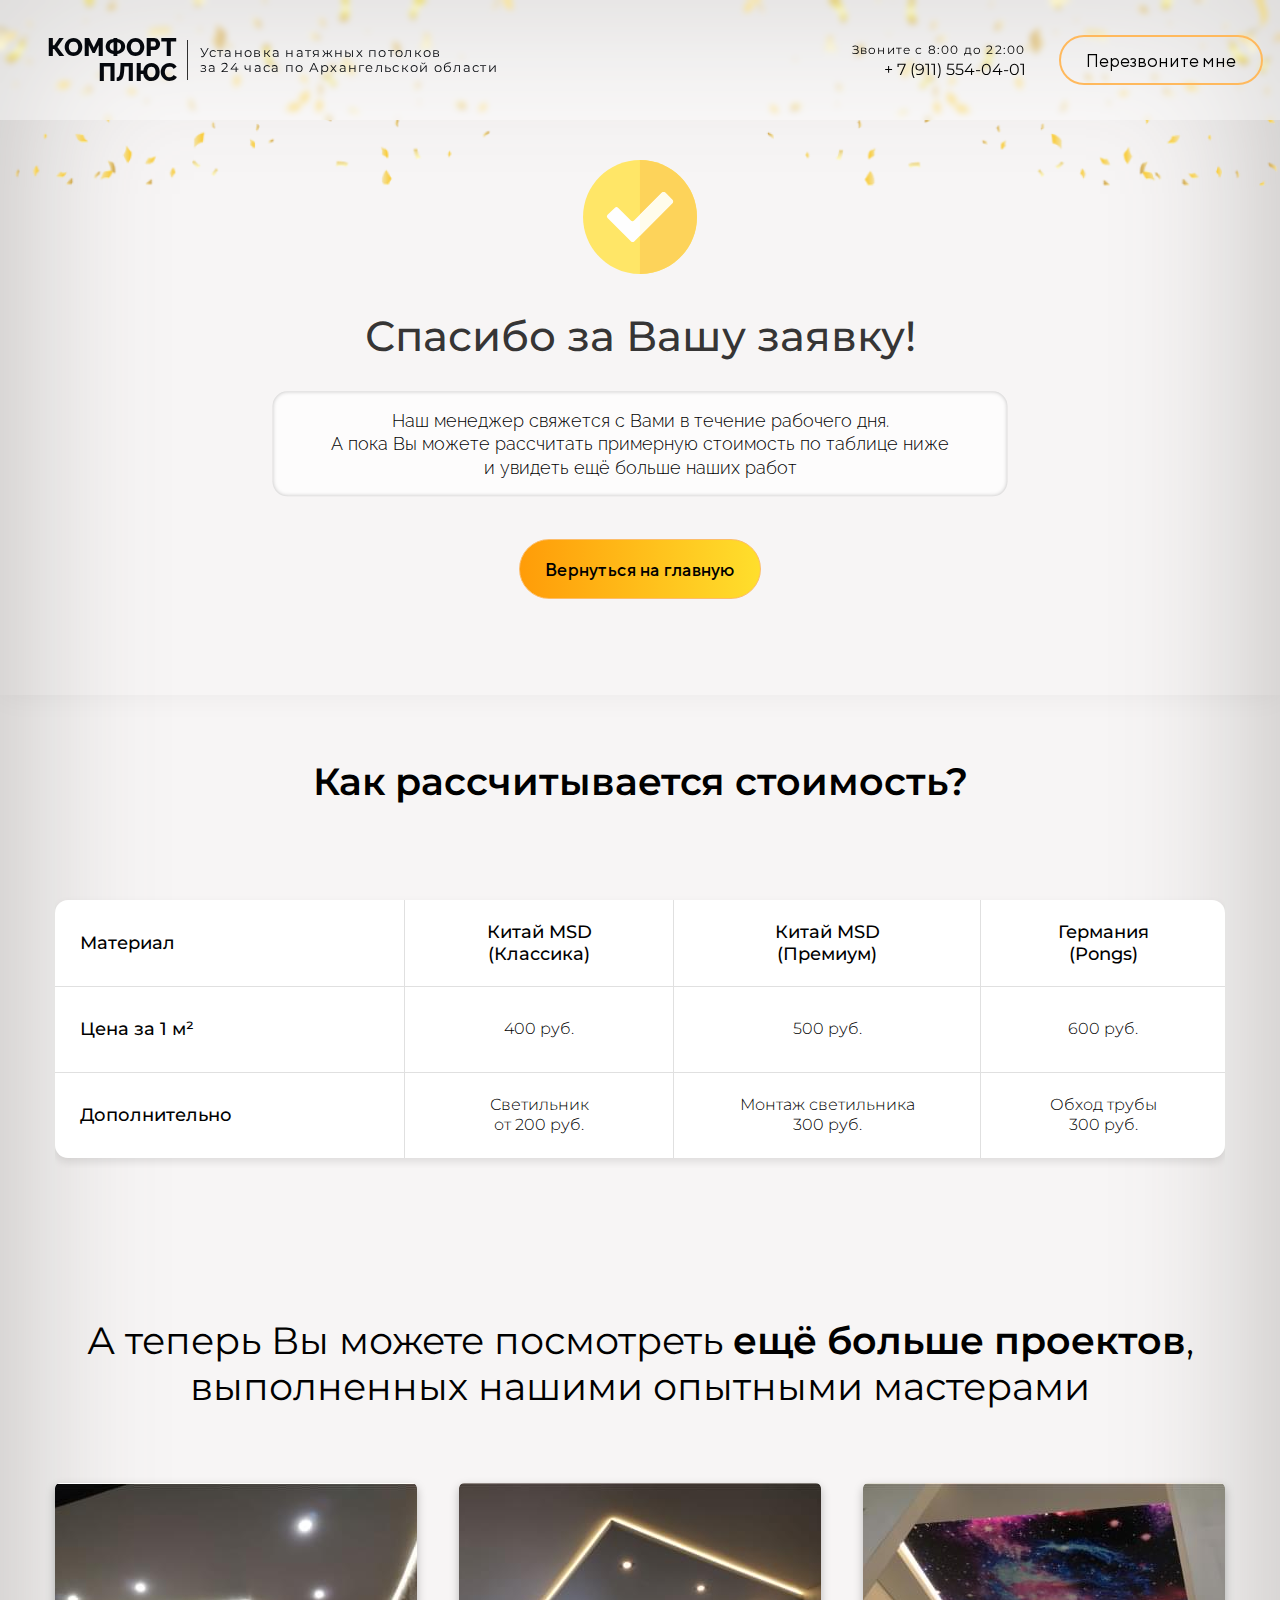
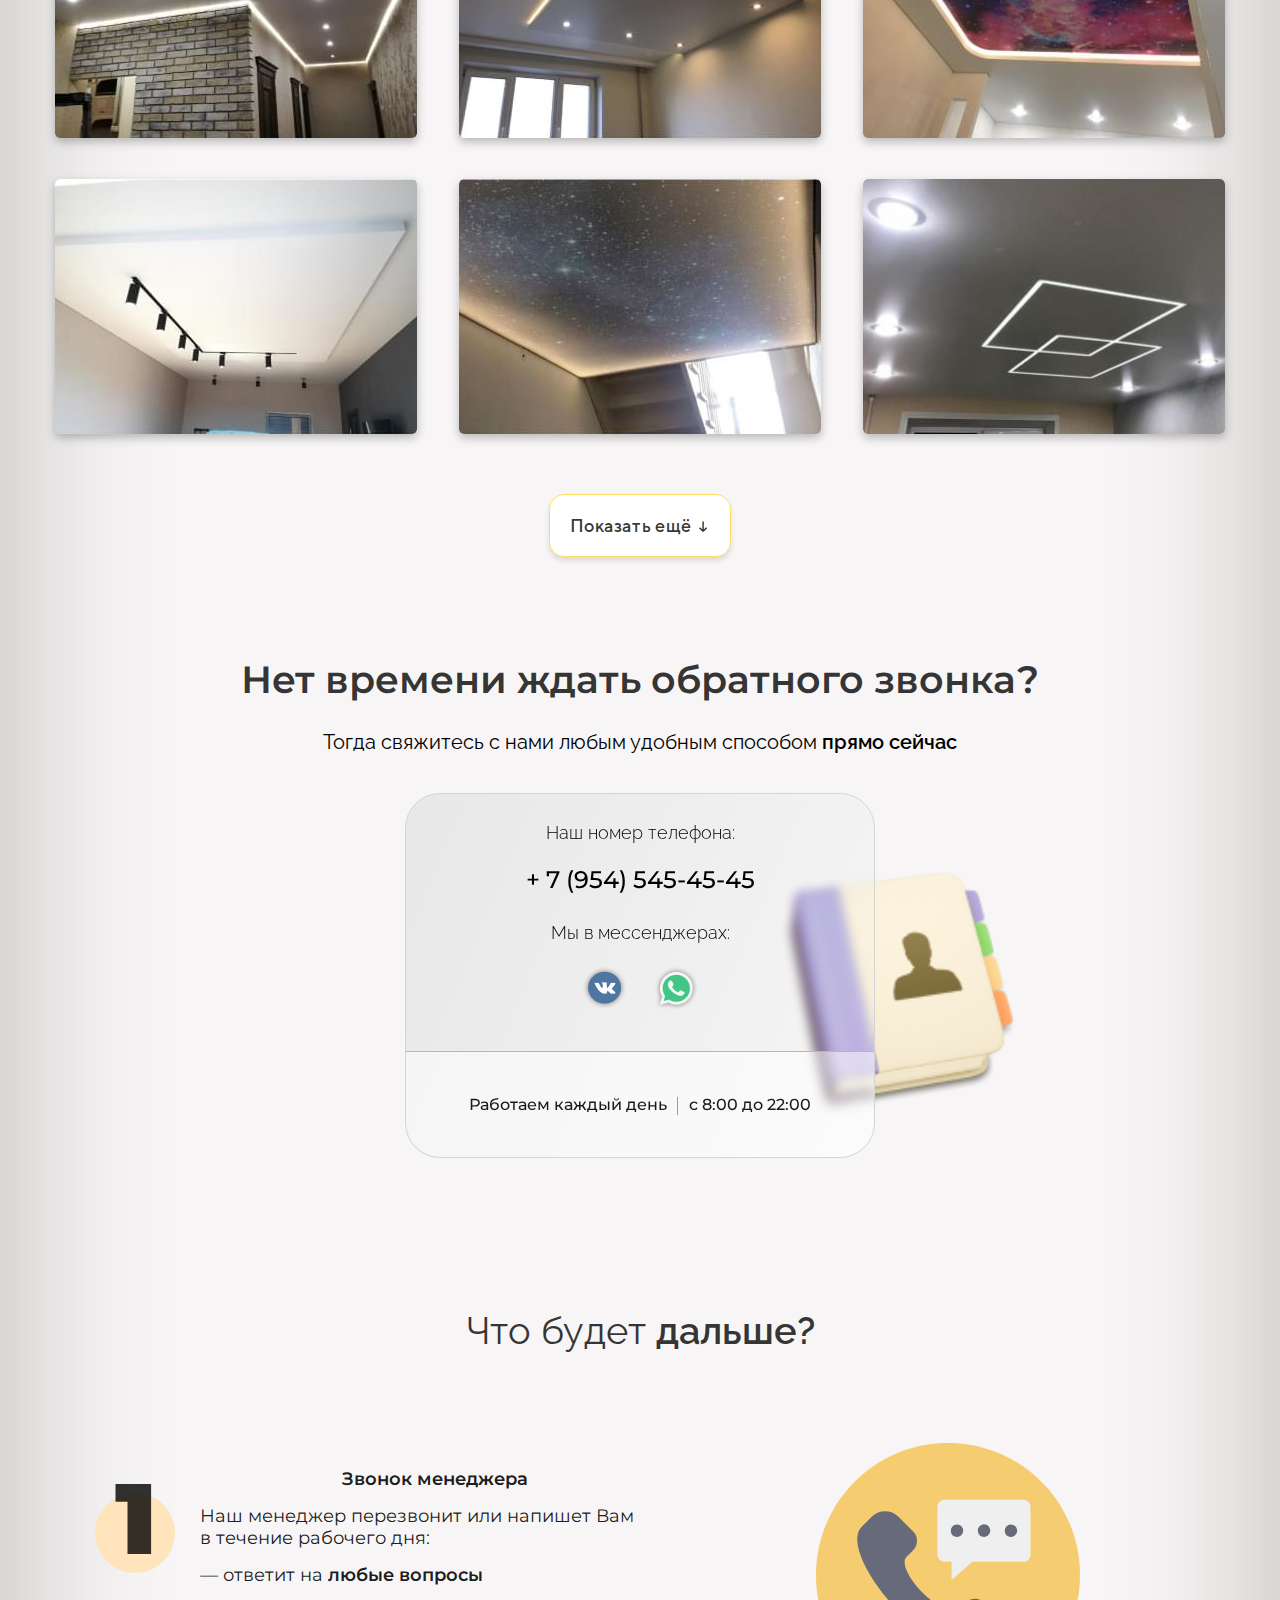
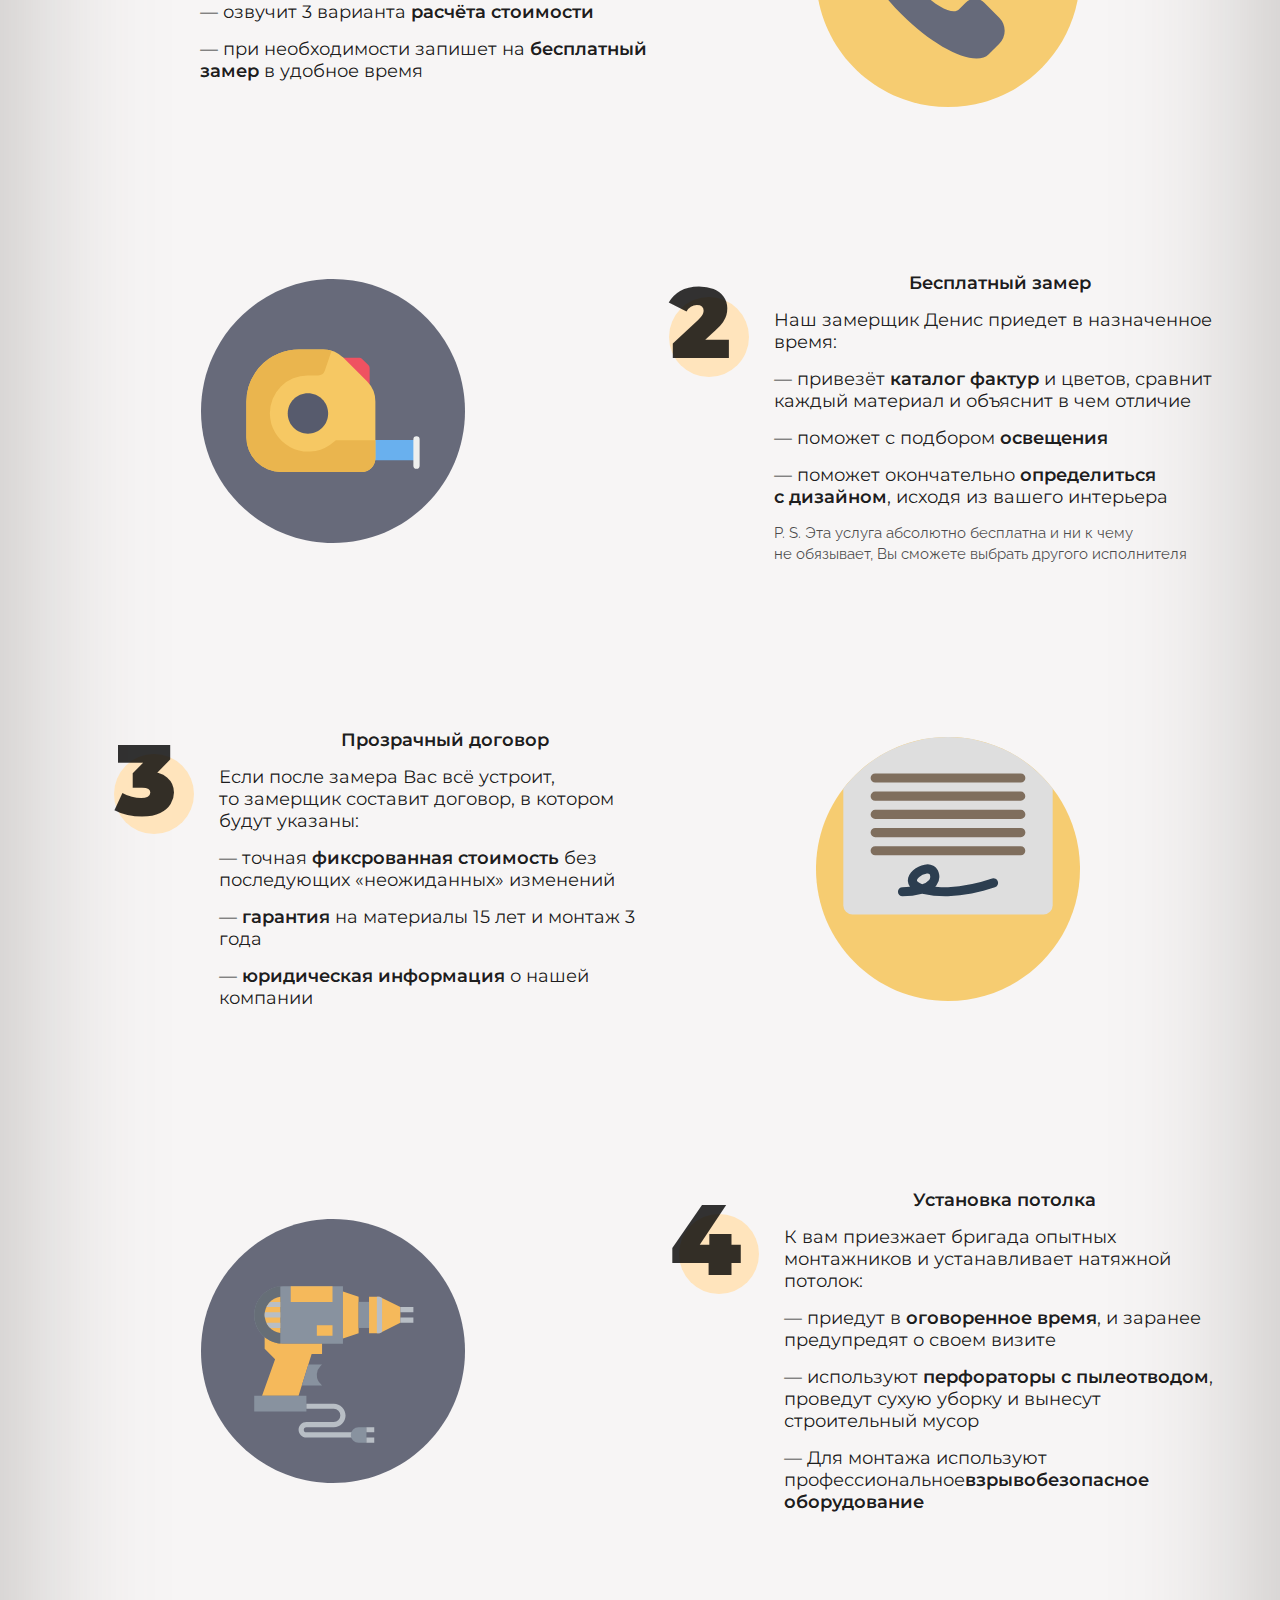
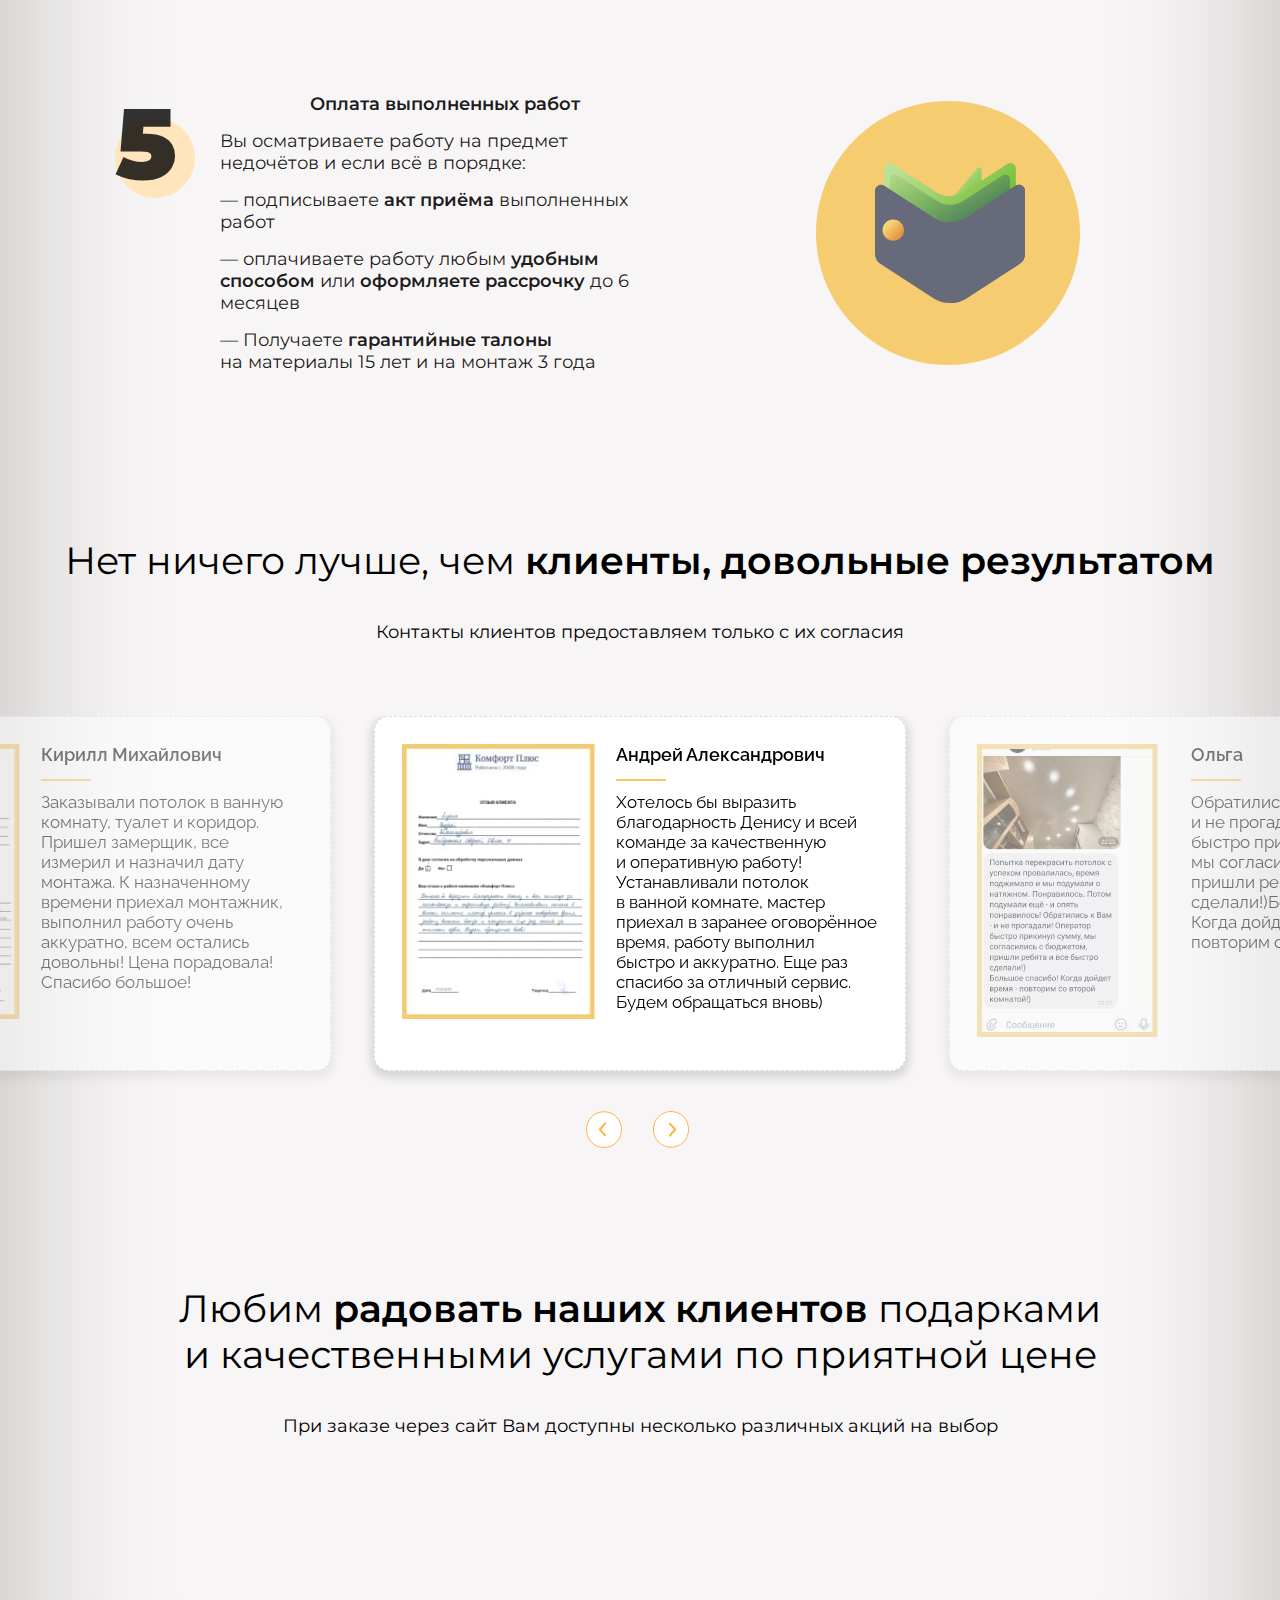
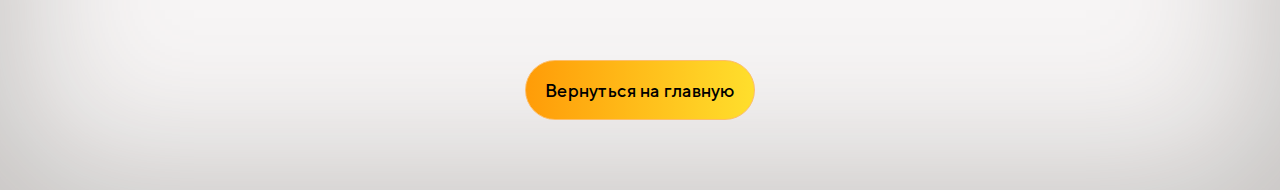
<file: thank-you.html>
<!DOCTYPE html>
<html lang="ru">

<head>
    <meta charset="utf-8">
    <meta name="viewport" content="width=device-width, initial-scale=1">
    <meta name="description" content="Установим идеально ровные натяжные потолки за 24 часа без предоплаты с гарантией">
    <title>Комфорт Плюс — Натяжные потолки в Архангельске</title>
    <link rel="stylesheet" href="/css/style.css" type="text/css">
    <link rel="stylesheet" href="/css/lib/swiper.css">
    <link rel="stylesheet" href="/css/lib/baguetteBox.min.css">
    <link rel="icon" href="img/icons/favicon.png">
    <link rel="preload" href="fonts/TTNorms-Regular.woff2" type="font/woff2" as="font" crossorigin>
    <link rel="preload" href="fonts/TTNorms-Regular.woff" type="font/woff" as="font" crossorigin>
    <meta property="og:locale" content="ru_RU">
    <meta property="og:type" content="website">
    <meta property="og:title" content="Комфорт Плюс - Натяжные потолки в Архангельске">
    <meta property="og:description" content="Установим идеально ровные натяжные потолки за 24 часа без предоплаты с гарантией">
    <meta property="og:image" content="">
    <meta property="og:image:width" content="">
    <meta property="og:image:height" content="">
</head>

<body>
    <div class="wrapper">
        <div class="wrapper__thank">
            <header class="header" id="header">
                <div class="header__container">
                    <div class="header__content">
                        <div class="header__left-block">
                            <div class="header__logo logo-main"><a class="logo-main__title" href="index.html">Комфорт<br> плюс</a>
                                <div class="logo-main__descriptor _1">Установка натяжных потолков <br>за 24 часа по Архангельской области</div>
                                <div class="logo-main__descriptor _2">натяжные<br> потолки</div>
                            </div>
                        </div>
                        <div class="header__right-block">
                            <div class="header__tel" data-da="menu__content,2,1000">
                                <p class="header__time">Звоните с 8:00 до 22:00</p><a class="header__number" href="tel:+79115540401">+ 7 (911) 554-04-01</a>
                            </div><a class="header__btn popup-link" href="#popup_1" data-da="menu__content,3,620">Перезвоните мне</a>
                        </div>
                    </div>
                </div>
            </header><a class="popup-link header__burger" href="#menu"><img src="../img/icons/burger.svg" alt=""></a>
            <div class="thank-main">
                <div class="thank-main__bg"> <img src="../img/thank-bg.png" alt=""></div>
                <div class="thank-main__container container">
                    <div class="thank-main__content"><img class="thank-main__img" src="../img/check.svg" alt="">
                        <h1 class="thank-main__title">Спасибо за Вашу заявку!</h1>
                        <p class="thank-main__text">Наш менеджер свяжется с Вами в течение рабочего дня.<br> А пока Вы можете рассчитать примерную стоимость по таблице ниже и увидеть ещё больше наших работ</p><a class="btn__sta" href="index.html">Вернуться на главную</a>
                    </div>
                </div>
            </div>
            <div class="thank-table">
                <div class="thank-table__container container">
                    <div class="thank-table__content">
                        <div class="thank-table__title title"><span class="semi-bold">Как рассчитывается стоимость?</span></div>
                        <div class="thank-table__wrapper">
                            <table class="table">
                                <tr class="table__row">
                                    <th class="table__title">Материал</th>
                                    <th class="table__material"> Китай MSD<br>(Классика)</th>
                                    <th class="table__material">Китай MSD<br>(Премиум)</th>
                                    <th class="table__material">Германия<br>(Pongs)</th>
                                </tr>
                                <tr class="table__row _medium">
                                    <td class="table__title">Цена за 1 м²</td>
                                    <td class="table__text">400 руб.</td>
                                    <td class="table__text">500 руб.</td>
                                    <td class="table__text">600 руб.</td>
                                </tr>
                                <tr class="table__row">
                                    <td class="table__title">Дополнительно</td>
                                    <td class="table__text">Светильник<br>от 200 руб.</td>
                                    <td class="table__text">Монтаж светильника<br>300 руб.</td>
                                    <td class="table__text">Обход трубы<br>300 руб.</td>
                                </tr>
                            </table>
                        </div>
                    </div>
                </div>
            </div>
            <div class="work" id="work">
                <div class="work__container container">
                    <p class="work__title title">А теперь Вы можете посмотреть <span class="semi-bold"> ещё больше проектов</span>, выполненных нашими опытными мастерами</p>
                    <div class="work__content show-block"><a class="item" href="../img/works/twork-big-01.jpg"><img class="item__img" src="../img/works/twork-min-01.jpg" loading="lazy">
                            <div class="item__body">
                                <p class="item__title">Одноуровневый матовый потолок, <span class="item__square">8 м²</span></p>
                                <p class="item__street">ул. Почтовая, 21 </p>
                            </div>
                        </a><a class="item" href="../img/works/twork-big-02.jpg"><img class="item__img" src="../img/works/twork-min-02.jpg" loading="lazy">
                            <div class="item__body">
                                <p class="item__title">Двухуровневый парящий потолок,<span class="item__square">10 м²</span></p>
                                <p class="item__street">ул. Поморская, 13</p>
                            </div>
                        </a><a class="item" href="../img/works/twork-big-03.jpg"><img class="item__img" src="../img/works/twork-min-03.jpg" loading="lazy">
                            <div class="item__body">
                                <p class="item__title">Потолок с фотопечатью,<span class="item__square">12 м²</span></p>
                                <p class="item__street">пр. Троицкий, 12 </p>
                            </div>
                        </a><a class="item" href="../img/works/twork-big-04.jpg"><img class="item__img" src="../img/works/twork-min-04.jpg" loading="lazy">
                            <div class="item__body">
                                <p class="item__title">Потолок с трековым освещением,<span class="item__square">14 м²</span></p>
                                <p class="item__street">ул. Розы Люксембург, 12</p>
                            </div>
                        </a><a class="item" href="../img/works/twork-big-05.jpg"><img class="item__img" src="../img/works/twork-min-05.jpg" loading="lazy">
                            <div class="item__body">
                                <p class="item__title">Потолок с фотопечатью,<span class="item__square">9 м²</span></p>
                                <p class="item__street">ул. Логинова, 23</p>
                            </div>
                        </a><a class="item" href="../img/works/twork-big-06.jpg"><img class="item__img" src="../img/works/twork-min-06.jpg" loading="lazy">
                            <div class="item__body">
                                <p class="item__title">Потолок со световыми линиями,<span class="item__square">12 м²</span></p>
                                <p class="item__street">ул. Попова, 25</p>
                            </div>
                        </a><a class="item item__hidden _hidden" href="../img/works/twork-big-07.jpg"><img class="item__img" src="../img/works/twork-min-07.jpg" loading="lazy">
                            <div class="item__body">
                                <p class="item__title">Двухуровневый потолок с подсветкой, <span class="item__square">14 м²</span></p>
                                <p class="item__street">ул. Карла Маркса, 13</p>
                            </div>
                        </a><a class="item item__hidden _hidden" href="../img/works/twork-big-08.jpg"><img class="item__img" src="../img/works/twork-min-08.jpg" loading="lazy">
                            <div class="item__body">
                                <p class="item__title">Одноуровневый матовый потолок,<span class="item__square">15 м²</span></p>
                                <p class="item__street">ул. Гайдара, 47</p>
                            </div>
                        </a><a class="item item__hidden _hidden" href="../img/works/twork-big-09.jpg"><img class="item__img" src="../img/works/twork-min-09.jpg" loading="lazy">
                            <div class="item__body">
                                <p class="item__title">Одноуровневый матовый потолок,<span class="item__square">14 м²</span></p>
                                <p class="item__street">пр.Обводный, 97</p>
                            </div>
                        </a><a class="item item__hidden _hidden" href="../img/works/twork-big-10.jpg"><img class="item__img" src="../img/works/twork-min-10.jpg" loading="lazy">
                            <div class="item__body">
                                <p class="item__title">Двухуровневый потолок с фотопечатью,<span class="item__square">11 м²</span></p>
                                <p class="item__street">ул. Логинова, 53</p>
                            </div>
                        </a><a class="item item__hidden _hidden" href="../img/works/twork-big-11.jpg"><img class="item__img" src="../img/works/twork-min-11.jpg" loading="lazy">
                            <div class="item__body">
                                <p class="item__title">Одноуровневый матовый потолок,<span class="item__square">10 м²</span></p>
                                <p class="item__street">ул. Садовая, 56</p>
                            </div>
                        </a><a class="item item__hidden _hidden" href="../img/works/twork-big-12.jpg"><img class="item__img" src="../img/works/twork-min-12.jpg" loading="lazy">
                            <div class="item__body">
                                <p class="item__title">Двухуровневый потолок с фотопечатью,<span class="item__square">8 м²</span></p>
                                <p class="item__street">Набережная Северной Двины, 95</p>
                            </div>
                        </a><a class="item item__hidden _hidden" href="../img/works/twork-big-13.jpg"><img class="item__img" src="../img/works/twork-min-13.jpg" loading="lazy">
                            <div class="item__body">
                                <p class="item__title">Потолок со световыми линиями,<span class="item__square">13 м²</span></p>
                                <p class="item__street">пр. Новгородский, 35</p>
                            </div>
                        </a><a class="item item__hidden _hidden" href="../img/works/twork-big-14.jpg"><img class="item__img" src="../img/works/twork-min-14.jpg" loading="lazy">
                            <div class="item__body">
                                <p class="item__title">Потолок с трековым освещением,<span class="item__square">12 м²</span></p>
                                <p class="item__street">ул. Шабалина, 30</p>
                            </div>
                        </a><a class="item item__hidden _hidden" href="../img/works/twork-big-15.jpg"><img class="item__img" src="../img/works/twork-min-15.jpg" loading="lazy">
                            <div class="item__body">
                                <p class="item__title">Двухуровневый потолок,<span class="item__square">10 м²</span></p>
                                <p class="item__street">ул. Выучейского, 57</p>
                            </div>
                        </a></div><button class="work__btn show-js">Показать ещё</button>
                </div>
            </div>
            <div class="thank-contact" id="contacts">
                <div class="thank-contact__container container">
                    <div class="thank-contact__content">
                        <p class="thank-contact__title"><span class="semi-bold">Нет времени </span>ждать обратного звонка?</p>
                        <p class="thank-contact__subtitle">Тогда свяжитесь с нами любым удобным способом <span class="semi-bold">прямо сейчас </span> </p>
                        <div class="thank-contact__block">
                            <div class="thank-contact__data"><span class="thank-contact__text">Наш номер телефона:</span><a class="thank-contact__tel" href="tel:+">+ 7 (954) 545-45-45</a><span class="thank-contact__text">Мы в мессенджерах:</span>
                                <div class="thank-contact__icons"> <a href="#"> <img src="../img/icons/vk.png" alt=""></a><a href="#"> <img src="../img/icons/whatsup.png" alt=""></a></div>
                                <div class="thank-contact__mode"><span class="thank-contact__day">Работаем каждый день</span><span class="thank-contact__time">с 8:00 до 22:00</span></div>
                            </div><img class="thank-contact__img" src="../img/book.png" alt="">
                        </div>
                    </div>
                </div>
            </div>
            <div class="thank-stages">
                <div class="thank-stages__container container">
                    <p class="thank-stages__title">Что будет <span class="semi-bold">дальше?</span></p>
                    <div class="thank-stages__content">
                        <div class="thank-stages__stage">
                            <div class="thank-stages__text-block thank-stages__text-block_1">
                                <div class="thank-stages__number">1</div>
                                <div class="thank-stages__text">
                                    <p><span class="semi-bold">Звонок менеджера</span></p>
                                    <p>Наш менеджер перезвонит или напишет Вам в течение рабочего дня:</p>
                                    <p>— ответит на <span class="semi-bold">любые вопросы </span></p>
                                    <p>— озвучит 3 варианта <span class="semi-bold">расчёта стоимости </span></p>
                                    <p>— при необходимости запишет на <span class="semi-bold">бесплатный замер </span>в удобное время</p>
                                </div>
                            </div>
                            <div class="thank-stages__img-block"><img class="thank-stages__img" src="../img/stages-1.svg" alt=""></div>
                        </div>
                        <div class="thank-stages__stage _reverse">
                            <div class="thank-stages__text-block">
                                <div class="thank-stages__number">2</div>
                                <div class="thank-stages__text">
                                    <p><span class="semi-bold">Бесплатный замер</span></p>
                                    <p>Наш замерщик Денис приедет в назначенное время:</p>
                                    <p>— привезёт <span class="semi-bold">каталог фактур</span> и цветов, сравнит каждый материал и объяснит в чем отличие </p>
                                    <p>— поможет с подбором <span class="semi-bold">освещения </span></p>
                                    <p>— поможет окончательно <span class="semi-bold">определиться с дизайном</span>, исходя из вашего интерьера </p><span class="thank-stages__subtext">P. S. Эта услуга абсолютно бесплатна и ни к чему не обязывает, Вы сможете выбрать другого исполнителя</span>
                                </div>
                            </div>
                            <div class="thank-stages__img-block"> <img class="thank-stages__img" src="../img/stages-2.svg" alt=""></div>
                        </div>
                        <div class="thank-stages__stage">
                            <div class="thank-stages__text-block">
                                <div class="thank-stages__number">3</div>
                                <div class="thank-stages__text">
                                    <p><span class="semi-bold">Прозрачный договор</span></p>
                                    <p>Если после замера Вас всё устроит, то замерщик составит договор, в котором будут указаны:</p>
                                    <p>— точная <span class="semi-bold">фиксрованная стоимость</span> без последующих «неожиданных» изменений</p>
                                    <p>— <span class="semi-bold">гарантия </span>на материалы 15 лет и монтаж 3 года </p>
                                    <p>— <span class="semi-bold">юридическая информация</span> о нашей компании</p>
                                </div>
                            </div>
                            <div class="thank-stages__img-block"> <img class="thank-stages__img" src="../img/stages-3.svg" alt=""></div>
                        </div>
                        <div class="thank-stages__stage _reverse">
                            <div class="thank-stages__text-block">
                                <div class="thank-stages__number">4</div>
                                <div class="thank-stages__text">
                                    <p><span class="semi-bold">Установка потолка</span></p>
                                    <p>К вам приезжает бригада опытных монтажников и устанавливает натяжной потолок:</p>
                                    <p>— приедут в <span class="semi-bold">оговоренное время</span>, и заранее предупредят о своем визите </p>
                                    <p>— используют <span class="semi-bold"> перфораторы с пылеотводом</span>, проведут сухую уборку и вынесут строительный мусор </p>
                                    <p>— Для монтажа используют профессиональное<span class="semi-bold">взрывобезопасное оборудование</span> </p>
                                </div>
                            </div>
                            <div class="thank-stages__img-block"> <img class="thank-stages__img" src="../img/stages-4.svg" alt=""></div>
                        </div>
                        <div class="thank-stages__stage">
                            <div class="thank-stages__text-block">
                                <div class="thank-stages__number">5</div>
                                <div class="thank-stages__text">
                                    <p><span class="semi-bold">Оплата выполненных работ</span></p>
                                    <p>Вы осматриваете работу на предмет недочётов и если всё в порядке:</p>
                                    <p>— подписываете <span class="semi-bold">акт приёма</span> выполненных работ </p>
                                    <p>— оплачиваете работу любым <span class="semi-bold">удобным способом</span> или <span class="semi-bold">оформляете рассрочку</span> до 6 месяцев</p>
                                    <p>— Получаете <span class="semi-bold">гарантийные талоны</span> на материалы 15 лет и на монтаж 3 года</p>
                                </div>
                            </div>
                            <div class="thank-stages__img-block"> <img class="thank-stages__img" src="../img/stages-5.svg" alt=""></div>
                        </div>
                    </div>
                </div>
            </div>
            <div class="reviews" id="reviews">
                <div class="reviews__container container">
                    <div class="reviews__block-title block-title">
                        <div class="block-title__wrapper">
                            <p class="block-title__text">Отзывы</p>
                        </div>
                    </div>
                    <p class="reviews__title title">Нет ничего лучше, чем <span class="semi-bold">клиенты, довольные результатом</span></p>
                    <p class="reviews__subtitle subtitle">Контакты клиентов предоставляем только с их согласия</p>
                </div>
                <div class="reviews__content">
                    <div class="reviews__slider">
                        <div class="swiper-container">
                            <div class="swiper-wrapper">
                                <div class="swiper-slide">
                                    <div class="review"><a class="review__link" href="../img/reviews/review-1.jpg"><img class="review__img" src="../img/reviews/review-1-min.jpg"></a>
                                        <div class="review__body">
                                            <div class="review__title">Андрей Александрович</div>
                                            <div class="review__text">Хотелось бы выразить благодарность Денису и всей команде за качественную и оперативную работу! Устанавливали потолок в ванной комнате, мастер приехал в заранее оговорённое время, работу выполнил быстро и аккуратно. Еще раз спасибо за отличный сервис. Будем обращаться вновь)</div>
                                        </div>
                                    </div>
                                </div>
                                <div class="swiper-slide">
                                    <div class="review"><a class="review__link" href="../img/reviews/review-9.jpg"><img class="review__img" src="../img/reviews/review-9-min.jpg"></a>
                                        <div class="review__body">
                                            <div class="review__title">Ольга</div>
                                            <div class="review__text">Обратились к Вам — и не прогадали! Оператор быстро прикинул сумму, мы согласились с бюджетом, пришли ребята и все быстро сделали!)Большое спасибо! Когда дойдет время — повторим со второй комнатой!)</div>
                                        </div>
                                    </div>
                                </div>
                                <div class="swiper-slide">
                                    <div class="review"><a class="review__link" href="../img/reviews/review-2.jpg"><img class="review__img" src="../img/reviews/review-2-min.jpg"></a>
                                        <div class="review__body">
                                            <div class="review__title">Анастасия Алексеевна</div>
                                            <div class="review__text">Огромная благодарность всей Вашей команде за отличную работу: Денису — за терпение, отличную организацию, очень ценные советы по электрике и всестороннюю помощь, ребятам — за их мастерство, умелые руки, доброжелательность и позитив. </div>
                                        </div>
                                    </div>
                                </div>
                                <div class="swiper-slide">
                                    <div class="review"><a class="review__link" href="../img/reviews/review-8.jpg"><img class="review__img" src="../img/reviews/review-8-min.jpg"></a>
                                        <div class="review__body">
                                            <div class="review__title">Сергей</div>
                                            <div class="review__text">Потолками очень довольны. Изначально долго не могли выбрать, какие сделать. Спасибо дизайнеру, показал много примеров работ и мы определились. Потолки смонтировали очень быстро, при этом никаких недочетов нет. Работала очень профессиональная бригада. Спасибо за такие красивые потолки!</div>
                                        </div>
                                    </div>
                                </div>
                                <div class="swiper-slide">
                                    <div class="review"><a class="review__link" href="../img/reviews/review-3.jpg"><img class="review__img" src="../img/reviews/review-3-min.jpg"></a>
                                        <div class="review__body">
                                            <div class="review__title">Елена Петровна</div>
                                            <div class="review__text">Благодарю за профессиональную, слаженную работу. Это работа супер профессионалов. Как быстро и красиво работают ребята, просто загляденье. Сразу видно, что они специалисты в своём деле. Прекрасный результат. Спасибо!</div>
                                        </div>
                                    </div>
                                </div>
                                <div class="swiper-slide">
                                    <div class="review"><a class="review__link" href="../img/reviews/review-7.jpg"><img class="review__img" src="../img/reviews/review-7-min.jpg"></a>
                                        <div class="review__body">
                                            <div class="review__title">Алина</div>
                                            <div class="review__text">Мы ооочень довольны. Рабочие делали все аккуратно, переживали не будет ли ребенок боятся шума, все за собой убрали. До этого 2 года назад заказывали потолки в комнате, зале и прихожей; горку в зал. В который раз убеждаюсь в том, что вы лучшие. Будем обращаться ещё не раз</div>
                                        </div>
                                    </div>
                                </div>
                                <div class="swiper-slide">
                                    <div class="review"><a class="review__link" href="../img/reviews/review-4.jpg"><img class="review__img" src="../img/reviews/review-4-min.jpg"></a>
                                        <div class="review__body">
                                            <div class="review__title">Надежда Константиновна</div>
                                            <div class="review__text">Оперативно приехал Денис, сделал все необходимые рассчеты. Далее приехали очень приятные молодые люди — мастера своего дела! Работу выполнили очень быстро, качественно, аккуратно. Потолки вообще не пахнут и радуют глаз! </div>
                                        </div>
                                    </div>
                                </div>
                                <div class="swiper-slide">
                                    <div class="review"><a class="review__link" href="../img/reviews/review-6.jpg"><img class="review__img" src="../img/reviews/review-6-min.jpg"></a>
                                        <div class="review__body">
                                            <div class="review__title">Галина</div>
                                            <div class="review__text">Заказывала потолки, очень довольна работой от начала и до конца. Все получилось гармонично. Заказ выполнили за короткое время. Качество потолков на 100. Приятно работать с людьми, которые могут посоветовать и вежливо относятся к заказчику. Цена тоже приемлемая. Успехов в работе спасибо!!!</div>
                                        </div>
                                    </div>
                                </div>
                                <div class="swiper-slide">
                                    <div class="review"><a class="review__link" href="../img/reviews/review-5.jpg"><img class="review__img" src="../img/reviews/review-5-min.jpg"></a>
                                        <div class="review__body">
                                            <div class="review__title">Кирилл Михайлович</div>
                                            <div class="review__text">Заказывали потолок в ванную комнату, туалет и коридор. Пришел замерщик, все измерил и назначил дату монтажа. К назначенному времени приехал монтажник, выполнил работу очень аккуратно, всем остались довольны! Цена порадовала! Спасибо большое!</div>
                                        </div>
                                    </div>
                                </div>
                            </div>
                            <div class="swiper-pagination"></div>
                        </div>
                        <div class="swiper-button-prev"></div>
                        <div class="swiper-button-next"></div>
                    </div>
                </div>
            </div>
            <div class="shares" id="shares">
                <div class="shares__container container">
                    <div class="shares__block-title block-title">
                        <div class="block-title__wrapper">
                            <p class="block-title__text">Акции</p>
                        </div>
                    </div>
                    <p class="shares__title title">Любим <span class="semi-bold">радовать наших клиентов </span>подарками и качественными услугами по приятной цене</p>
                    <p class="shares__subtitle subtitle">При заказе через сайт Вам доступны несколько различных акций на выбор</p>
                    <div class="shares__content">
                        <div class="shares__items">
                            <div class="share"><img class="share__img" src="../img/share1.jpg" loading="lazy">
                                <div class="share__title-block">
                                    <p class="share__title">3-й потолок бесплатно</p>
                                </div>
                                <div class="share__text-wrapper">
                                    <p class="share__text">При заказе двух потолков третий в подарок</p>
                                </div>
                            </div>
                            <div class="share"><img class="share__img" src="../img/share2.jpg" loading="lazy">
                                <div class="share__title-block">
                                    <p class="share__title">Светильники в подарок</p>
                                </div>
                                <div class="share__text-wrapper">
                                    <p class="share__text">При заказе натяжного потолка, светильники и их монтаж в подарок</p>
                                </div>
                            </div>
                            <div class="share"><img class="share__img" src="../img/share3.jpg" loading="lazy">
                                <div class="share__title-block">
                                    <p class="share__title">Карниз в подарок</p>
                                </div>
                                <div class="share__text-wrapper">
                                    <p class="share__text">При заказе натяжного потолка, потолочный карниз и его монтаж в подарок</p>
                                </div>
                            </div>
                            <div class="share"><img class="share__img" src="../img/share4.jpg" loading="lazy">
                                <div class="share__title-block">
                                    <p class="share__title">Скидка 10%</p>
                                </div>
                                <div class="share__text-wrapper">
                                    <p class="share__text">Приведите друга и получите скидку 10%</p>
                                </div>
                            </div>
                        </div><a class="popup-link btn__sta shares__btn" href="#popup_5">Получить подарок</a>
                    </div>
                </div>
            </div>
            <div class="popup call" id="popup_1">
                <div class="popup__body">
                    <div class="popup__content"><button class="modal__close popup__close close-popup"></button>
                        <div class="call__bg"></div>
                        <div class="call__content">
                            <h3 class="call__title">Оставьте заявку на <span class="semi-bold">бесплатный звонок</span> от нашего специалиста<br> с опытом работы 13 лет</h3>
                            <p class="call__text">Он ответит на любые Ваши вопросы, поможет определиться с выбором дизайна и, если нужно, запишет Вас на бесплатный замер</p>
                            <form class="call__form modal__form" action="/mail.php" method="POST"><label class="block__label contacts__label"><input class="block__input contacts__input" type="tel" name="number" placeholder="Введите ваш номер" required=""><img class="block__input-icon contacts__input-icon" src="../img/icons/tel.svg" alt=""></label><input class="modal__btn btn__sta" type="submit" value="Перезвоните мне"><input type="hidden" name="act" value="order"></form>
                        </div>
                    </div>
                </div>
            </div>
            <div class="popup measurement" id="popup_2">
                <div class="popup__body">
                    <div class="popup__content"><button class="modal__close popup__close close-popup"></button>
                        <div class="measurement__content">
                            <h3 class="measurement__title modal__title">Закажите<span class="semi-bold"> бесплатный </span>выезд Дениса — нашего замерщика </h3>
                            <p class="measurement__text modal__text">Он поможет определиться с дизайном, покажет каталог фактур и цветов, сделает точный замер, рассчитает стоимость, а также предложит выбрать подарок</p>
                            <form class="measurement__form modal__form" action="/mail.php" method="POST"><label class="block__label contacts__label"><input class="block__input contacts__input" type="tel" name="number" placeholder="Введите ваш номер" required=""><img class="block__input-icon contacts__input-icon" src="../img/icons/tel.svg" alt=""></label><input type="hidden" name="act" value="order"><input class="measurement__btn btn__sta" type="submit" value="Пригласить мастера на замер"></form><span class="measurement__subtext">Замер бесплатный даже при отказе от услуг</span>
                        </div>
                        <div class="measurement__bg"><img src="../img/mesurement.png" alt=""></div>
                    </div>
                </div>
            </div>
            <div class="popup quiz__wrapper" id="popup_3">
                <div class="popup__body">
                    <div class="popup__content"><button class="modal__close popup__close close-popup"></button>
                        <div class="quiz">
                            <div class="quiz__content">
                                <div class="quiz-head">
                                    <div class="quiz__progress progress">
                                        <div class="progress__line line1 active"><span class="progress__color"></span></div>
                                        <div class="progress__line line2"><span class="progress__color"></span></div>
                                        <div class="progress__line line3"><span class="progress__color"></span></div>
                                        <div class="progress__line line4"><span class="progress__color"></span></div>
                                        <div class="progress__line line5"><span class="progress__color"></span></div>
                                    </div>
                                    <div class="quiz__steps steps">
                                        <div class="steps__item active">
                                            <div class="steps__title">Шаг 1</div>
                                            <div class="steps__subtitle">Конструкция</div>
                                        </div>
                                        <div class="steps__item">
                                            <div class="steps__title">Шаг 2</div>
                                            <div class="steps__subtitle">Фактура</div>
                                        </div>
                                        <div class="steps__item">
                                            <div class="steps__title">Шаг 3</div>
                                            <div class="steps__subtitle">Освещение</div>
                                        </div>
                                        <div class="steps__item">
                                            <div class="steps__title">Шаг 4</div>
                                            <div class="steps__subtitle">Подарок</div>
                                        </div>
                                        <div class="steps__item">
                                            <div class="steps__title">Шаг 5</div>
                                            <div class="steps__subtitle">Контакты</div>
                                        </div>
                                    </div>
                                </div>
                                <div class="quiz-body">
                                    <form class="form quiz-body__form" action="../quiz.php" method="POST">
                                        <fieldset class="form__fieldset" style="display: flex;">
                                            <div class="form__title">1. Выберите конструкцию потолка</div>
                                            <div class="form__box">
                                                <div class="form__wrap"><label class="form__label-radio active-radio"><input class="form__radio" type="radio" name="construction" value="Одноуровневый">
                                                        <div class="form__choise"><img class="form__image" src="../img/construction_1.jpg" alt="Одноуровневый">
                                                            <div class="form__answer">Одноуровневый</div><span class="form__check"></span>
                                                        </div>
                                                    </label><label class="form__label-radio"><input class="form__radio" type="radio" name="construction" value="Двухуровневый">
                                                        <div class="form__choise"><img class="form__image" src="../img/construction_2.jpg" alt="Двухуровневый">
                                                            <div class="form__answer">Двухуровневый</div><span class="form__check"></span>
                                                        </div>
                                                    </label><label class="form__label-radio"><input class="form__radio" type="radio" name="construction" value="Многоуровневый">
                                                        <div class="form__choise"><img class="form__image" src="../img/construction_3.jpg" alt="Многоуровневый">
                                                            <div class="form__answer">Многоуровневый</div><span class="form__check"></span>
                                                        </div>
                                                    </label><label class="form__label-radio"><input class="form__radio" type="radio" name="construction" value="Не определился(-ась)">
                                                        <div class="form__choise"><img class="form__image" src="../img/construction_4.jpg" alt="Не определился(-ась)">
                                                            <div class="form__answer">Не определился (-ась)</div><span class="form__check"></span>
                                                        </div>
                                                    </label></div>
                                            </div>
                                            <div class="form-button form-button__indent"><button class="button button__blick form-button__btn-next button--primary">Далее</button></div>
                                        </fieldset>
                                        <fieldset class="form__fieldset" style="display: none;">
                                            <div class="form__title">2. Выберите фактуру потолка</div>
                                            <div class="form__box">
                                                <div class="form__wrap"><label class="form__label-radio active-radio"><input class="form__radio" type="radio" name="texture" value="Глянцевый">
                                                        <div class="form__choise"><img class="form__image" src="../img/texture_1.jpg" alt="Глянцевый">
                                                            <div class="form__answer">Глянцевый</div><span class="form__check"></span>
                                                        </div>
                                                    </label><label class="form__label-radio"><input class="form__radio" type="radio" name="texture" value="Матовый">
                                                        <div class="form__choise"><img class="form__image" src="../img/texture_2.jpg" alt="Матовый">
                                                            <div class="form__answer">Матовый</div><span class="form__check"></span>
                                                        </div>
                                                    </label><label class="form__label-radio active-radio"><input class="form__radio" type="radio" name="texture" value="Сатиновый">
                                                        <div class="form__choise"><img class="form__image" src="../img/texture_3.jpg" alt="Сатиновый">
                                                            <div class="form__answer">Сатиновый</div><span class="form__check"></span>
                                                        </div>
                                                    </label><label class="form__label-radio"><input class="form__radio" type="radio" name="texture" value="Не определился(-ась)">
                                                        <div class="form__choise"><img class="form__image" src="../img/construction_4.jpg" alt="Не определился(-ась)">
                                                            <div class="form__answer">Не определился (-ась)</div><span class="form__check"></span>
                                                        </div>
                                                    </label></div>
                                            </div>
                                            <div class="form-button form-button__indent"><button class="form-button__btn-prev"></button><button class="button button__blick form-button__btn-next button--primary">Далее</button></div>
                                        </fieldset>
                                        <fieldset class="form__fieldset" style="display: none;">
                                            <div class="form__title">3. Выберите тип освещения (можно несколько вариантов)</div>
                                            <div class="form__box">
                                                <div class="form__wrap check-block"><label class="form__label-checkbox"><input class="form__input" type="checkbox" name="light[]" value="Люстра" checked="">
                                                        <div class="form__choise"><img class="form__image" src="../img/lighting_1.jpg" alt="Люстра">
                                                            <div class="form__answer">Люстра</div><span class="form__check"></span>
                                                        </div>
                                                    </label><label class="form__label-checkbox"><input class="form__input" type="checkbox" name="light[]" value="Точечные светильники" checked="">
                                                        <div class="form__choise"><img class="form__image" src="../img/lighting_2.jpg" alt="Точечные светильники">
                                                            <div class="form__answer">Точечные светильники</div><span class="form__check"></span>
                                                        </div>
                                                    </label><label class="form__label-checkbox"><input class="form__input" type="checkbox" name="light[]" value="Трековое освещение" checked="">
                                                        <div class="form__choise"><img class="form__image" src="../img/lighting_3.jpg" alt="Трековое освещение">
                                                            <div class="form__answer">Трековое освещение</div><span class="form__check"></span>
                                                        </div>
                                                    </label><label class="form__label-checkbox"><input class="form__input" type="checkbox" name="light[]" value="LED-светильники" checked="">
                                                        <div class="form__choise"><img class="form__image" src="../img/lighting_4.jpg" alt="LED-светильники">
                                                            <div class="form__answer">LED-светильники</div><span class="form__check"></span>
                                                        </div>
                                                    </label><label class="form__label-checkbox"><input class="form__input" type="checkbox" name="light[]" value="Светодиодные ленты" checked="">
                                                        <div class="form__choise"><img class="form__image" src="../img/lighting_5.jpg" alt="Светодиодные ленты">
                                                            <div class="form__answer">Светодиодные ленты</div><span class="form__check"></span>
                                                        </div>
                                                    </label><label class="form__label-checkbox"><input class="form__input" type="checkbox" name="light[]" value="Не определился(-ась)" checked="">
                                                        <div class="form__choise"><img class="form__image" src="../img/construction_4.jpg" alt="Не определился(-ась)">
                                                            <div class="form__answer">Не определился (-ась)</div><span class="form__check"></span>
                                                        </div>
                                                    </label></div>
                                            </div>
                                            <div class="form-button form-button__indent"><button class="form-button__btn-prev"></button><button class="button button__blick form-button__btn-next button--primary">Далее</button></div>
                                        </fieldset>
                                        <fieldset class="form__fieldset" style="display: none;">
                                            <div class="form__title">4. Выберите подарок</div>
                                            <div class="form__box">
                                                <div class="form__wrap"><label class="form__label-radio active-radio _gifts"><input class="form__radio" type="radio" name="gifts" value="Карниз">
                                                        <div class="form__choise"><img class="form__image" src="./img/gifts_1.jpg" alt="Карниз">
                                                            <div class="form__answer">Карниз</div><span class="form__check"></span>
                                                        </div>
                                                    </label><label class="form__label-radio _gifts"><input class="form__radio" type="radio" name="gifts" value="Светильники">
                                                        <div class="form__choise"><img class="form__image" src="./img/gifts_2.jpg" alt="Светильники">
                                                            <div class="form__answer">Светильники</div><span class="form__check"></span>
                                                        </div>
                                                    </label></div>
                                            </div>
                                            <div class="form-button form-button__indent"><button class="form-button__btn-prev"></button><button class="button button__blick form-button__btn-next button--primary">Далее</button></div>
                                        </fieldset>
                                        <fieldset class="form__fieldset _contacts" style="display: none;">
                                            <div class="quiz__form itog-form">
                                                <p class="itog-form__title">Мы приступили к расчёту</p>
                                                <p class="itog-form__subtitle">Как вам удобнее получить расчёт?</p><label class="form__label-checkbox"><input class="form__input" type="checkbox" name="calc[]" value="СМС">
                                                    <div class="form__answer">СМС</div><span class="form__check"></span>
                                                </label><label class="form__label-checkbox"><input class="form__input" type="checkbox" name="calc[]" value="WhatsApp">
                                                    <div class="form__answer">WhatsApp</div><span class="form__check"></span>
                                                </label><label class="form__label-checkbox"><input class="form__input" type="checkbox" name="calc[]" value="Бесплатная консультация по телефону. Хочу узнать подробнее о акциях, которые сейчас проходят">
                                                    <div class="form__answer">Бесплатная консультация по телефону. <br>Хочу узнать подробнее об акциях, которые сейчас проходят</div><span class="form__check"></span>
                                                </label>
                                                <div class="form__number">
                                                    <p class="itog-form__subtitle">За этим номером будет закреплен выбранный Вами подарок</p><label class="form__label"><input class="form__input form__phone" id="quiz__phone" type="tel" name="number" placeholder="Ваш телефон" required=""><img class="input-icon" src="../img/icons/tel.svg" alt=""></label>
                                                </div><button class="button button__blick quiz-form__button button--primary" type="submit">Отправить</button>
                                            </div>
                                        </fieldset>
                                    </form>
                                </div>
                                <div class="quiz__advantages advantages">
                                    <div class="advantages__top">
                                        <div class="advantages__title">До предварительного расчета стоимости:<div class="advantages__numbers numbers">
                                                <div class="numbers__item active">5 вопросов</div>
                                                <div class="numbers__item">4 вопроса</div>
                                                <div class="numbers__item">3 вопроса</div>
                                                <div class="numbers__item">2 вопроса</div>
                                                <div class="numbers__item">1 вопрос</div>
                                            </div>
                                        </div>
                                    </div>
                                    <div class="advantages__bottom">
                                        <div class="advantages__item"><img class="advantages__img" src="../img/calc.png" alt="">
                                            <div class="advantages__subtitle">Расчет стоимости в трех вариантах</div>
                                        </div>
                                        <div class="advantages__item"><img class="advantages__img" src="../img/gifts.png" alt="">
                                            <div class="advantages__subtitle">Карниз или светильники в подарок</div>
                                        </div>
                                    </div>
                                </div>
                            </div>
                        </div>
                    </div>
                </div>
            </div>
            <div class="popup lighting" id="popup_4">
                <div class="popup__body">
                    <div class="popup__content"><button class="modal__close popup__close close-popup"></button>
                        <div class="lighting__bg"></div>
                        <h3 class="lighting__title modal__title">А Вы знали, что <span class="semi-bold">90% успеха</span> вашего натяжного <br>потолка и интерьера — это <span class="semi-bold">освещение?</span></h3>
                        <div class="lighting__content">
                            <div class="lighting__text-block">
                                <p class="lighting__text">Наш замерщик Денис окажет профессиональную бесплатную консультацию по освещению, создаст схему размещения и поможет выбрать лучший вариант для Вашего интерьера</p>
                                <form class="lighting__form modal__form" action="/mail.php" method="POST"><label class="block__label contacts__label"><input class="block__input contacts__input" type="tel" name="number" placeholder="Введите ваш номер" required=""><img class="block__input-icon contacts__input-icon" src="../img/icons/tel.svg" alt=""></label><input class="lighting__btn btn__sta" type="submit" value="Пригласить мастера на замер"><input type="hidden" name="act" value="order"></form>
                            </div>
                            <div class="lighting__photos" data-da="lighting__text-block, 1, 860">
                                <div class="lighting__photo"><img src="../img/lamp.jpg" alt="">
                                    <div class="lighting__descr">
                                        <p>Точечные светильники</p>
                                    </div>
                                </div>
                                <div class="lighting__photo"><img src="../img/chandelier.jpg" alt="">
                                    <div class="lighting__descr">
                                        <p>Подвесные люстры</p>
                                    </div>
                                </div>
                                <div class="lighting__photo"><img src="../img/tape.jpg" alt="">
                                    <div class="lighting__descr">
                                        <p>Светодиодная лента</p>
                                    </div>
                                </div>
                                <div class="lighting__photo"><img src="../img/track.jpg" alt="">
                                    <div class="lighting__descr">
                                        <p>Трековая система</p>
                                    </div>
                                </div>
                            </div>
                        </div>
                    </div>
                </div>
            </div>
            <div class="popup gift" id="popup_5">
                <div class="popup__body">
                    <div class="popup__content"><button class="modal__close popup__close close-popup"></button>
                        <div class="gift__bg"></div>
                        <div class="gift__content">
                            <h3 class="call__title gift__title">Вы можете записаться на бесплатный замер и <span class="semi-bold">закрепить подарок</span> за Вашим номером </h3>
                            <form class="gift__form modal__form" action="/mail.php" method="POST"><label class="modal__label" for="gifts">Выберите подарок</label><select class="gift__select" name="gifts" id="gifts">
                                    <option class="gift__option" value="Карниз">Карниз</option>
                                    <option class="gift__option" value="Светильники">Светильники</option>
                                </select><label class="block__label contacts__label"><input class="block__input contacts__input" type="tel" name="number" placeholder="Введите ваш номер" required=""><img class="block__input-icon contacts__input-icon" src="../img/icons/tel.svg" alt=""></label><input type="hidden" name="act" value="order">
                                <div class="gift__btn-block"><input class="gift__btn btn__sta" type="submit" value="Получить подарок"><span class="gift__subtext">Замер бесплатный даже при отказе от услуг</span></div>
                            </form>
                        </div>
                    </div>
                </div>
            </div>
            <div class="popup harpoon" id="popup_6">
                <div class="popup__body">
                    <div class="popup__content"><button class="modal__close popup__close close-popup"></button>
                        <div class="harpoon__content">
                            <div class="harpoon__text-block">
                                <h3 class="harpoon__title">Что такое гарпун?</h3>
                                <p class="harpoon__text">Гарпун, это прочная окантовка, которая приваривается к потолкам специальным станком прессом, с его помощью, полотно крепится к алюминиевому стеновому профилю. </p>
                                <p class="harpoon__text">От качества огарпунивания зависит, насколько долго ваш потолок провисит на профилях, такая система крепления и является французской технологией, придуманной компанией BARISOL — создателями натяжных потолков.</p>
                            </div><img class="harpoon__img" src="../img/harpoon-img.png" alt="">
                        </div>
                    </div>
                </div>
            </div>
            <div class="popup requisites" id="popup_7">
                <div class="popup__body">
                    <div class="popup__content"><button class="modal__close popup__close close-popup"></button>
                        <div class="requisites__content">
                            <h3 class="requisites__title">Реквизиты</h3>
                            <p class="requisites__text">Общество с ограниченной ответственностью «Комфорт плюс»</p>
                            <p class="requisites__text">Юридический адрес:<br> 163000, Архангельская область, город Архангельск, улица Володарского, 11</p>
                            <p class="requisites__text">Руководитель: Шошин Денис Анатольевич</p>
                            <p class="requisites__text">ОГРН: 1122901014202</p>
                            <p class="requisites__text">ИНН: 2901228043</p>
                            <p class="requisites__text">КПП: 290101001</p>
                        </div>
                    </div>
                </div>
            </div>
            <div class="popup privacy" id="popup_8">
                <div class="popup__body">
                    <div class="popup__content"><button class="modal__close popup__close close-popup"></button>
                        <div class="privacy__content">
                            <h3 class="privacy__title">Политика конфиденциальности</h3>
                            <p class="privacy__text">Любая информация, представленная на данном сайте, носит исключительно информационный характер и не при каких условиях не является публичной офертой, определяемой положениями статьи 437 ГК РФ. Отправляя сведения через любую электронную форму на этом сайте, Вы даете согласие на обработку ваших персональных данных.</p>
                        </div>
                    </div>
                </div>
            </div>
            <div class="popup menu" id="menu">
                <div class="popup__body">
                    <div class="popup__content"><button class="modal__close popup__close close-popup"></button>
                        <div class="menu__content">
                            <ul class="menu__list">
                                <li class="menu__item"> <a class="menu__link js-scroll-to" href="#work">Наши работы</a></li>
                                <li class="menu__item"> <a class="menu__link js-scroll-to" href="#reviews">Отзывы</a></li>
                                <li class="menu__item"> <a class="menu__link js-scroll-to" href="#shares">Акции</a></li>
                                <li class="menu__item"> <a class="menu__link js-scroll-to" href="#contacts">Контакты</a></li>
                            </ul>
                        </div>
                    </div>
                </div>
            </div><a class="btn__sta thank__btn" href="index.html">Вернуться на главную</a>
        </div>
    </div>
    <script src="https://unpkg.com/swiper/swiper-bundle.min.js"></script>
    <script src="js/lib/baguetteBox.min.js" type="text/javascript"></script>
    <script type="text/javascript" src="js/lib/popup.js"></script>
    <script type="text/javascript" src="js/lib/dinamic.js"></script>
    <script type="text/javascript" src="js/lib/thank-you.js"></script>
</body>

</html>
</file>
<file: css/style.css>
@import url(https://fonts.googleapis.com/css?family=Raleway:100,200,300,regular,500,600,700,800,900,100italic,200italic,300italic,italic,500italic,600italic,700italic,800italic,900italic);@import url(https://fonts.googleapis.com/css?family=Montserrat:100,100italic,200,200italic,300,300italic,regular,italic,500,500italic,600,600italic,700,700italic,800,800italic,900,900italic);@import url("header.css");@import url("footer.css");@import url("main.css");@import url("thank-you.css");@font-face{font-family:TTNorms;font-style:normal;font-weight:400;font-display:swap;src:local("TTNorms"),url(/fonts/TTNorms-Regular.woff2) format("woff2"),url(/fonts/TTNorms-Regular.woff) format("woff")}@font-face{font-family:TTNorms;font-style:normal;font-weight:500;src:local("TT-Norms"),url(/fonts/TTNorms-Medium.woff2) format("woff2"),url(/fonts/TTNorms-Medium.woff) format("woff")}@font-face{font-family:TTNorms;font-style:normal;font-weight:700;src:local("TT-Norms"),url(/fonts/TTNorms-Bold.woff2) format("woff2"),url(/fonts/TTNorms-Bold.woff) format("woff")}@font-face{font-family:TTNorms;font-style:normal;font-weight:800;src:local("TT-Norms"),url(/fonts/TTNorms-ExtraBold.woff2) format("woff2"),url(/fonts/TTNorms-ExtraBold.woff) format("woff")}@font-face{font-family:TTNorms;font-style:normal;font-weight:300;src:local("TTNorms"),url(/fonts/TTNorms-Light.woff2) format("woff2"),url(/fonts/TTNorms-Light.woff) format("woff")}.container{max-width:1170px;width:100%;height:100%;margin:0 auto}.mont{font-family:Montserrat}.medium{font-weight:500}.semi-bold{font-weight:600}.bold{font-weight:700}.extra{font-weight:800}.block-title{width:100%;display:-webkit-box;display:-ms-flexbox;display:flex;-webkit-box-pack:center;-ms-flex-pack:center;justify-content:center;-webkit-box-align:center;-ms-flex-align:center;align-items:center;position:relative}.block-title:after{content:"";position:absolute;top:50%;right:0;background-color:#c1c0c0;width:100%;height:1px}.block-title__wrapper{display:-webkit-box;display:-ms-flexbox;display:flex;-webkit-box-pack:justify;-ms-flex-pack:justify;justify-content:space-between;-webkit-box-align:center;-ms-flex-align:center;align-items:center;background:#fff;border:.5px solid #c1c0c0;-webkit-box-sizing:border-box;box-sizing:border-box;border-radius:50px;z-index:1;position:relative}.block-title__text{font-family:Montserrat;font-weight:200;font-size:22px;line-height:27px;margin:18px 29px}.block-title__number{font-family:Montserrat;font-style:normal;font-weight:600;font-size:33px;line-height:40px;color:#222;width:63px;height:63px;background:-o-linear-gradient(301.1deg,#ffb877 16.21%,#fde089 84.17%);background:linear-gradient(148.9deg,#ffb877 16.21%,#fde089 84.17%);border:.5px solid #8d8d8d;border-radius:50%;margin-right:-10px}.block-title__number,.btn__sta{display:-webkit-box;display:-ms-flexbox;display:flex;-webkit-box-pack:center;-ms-flex-pack:center;justify-content:center;-webkit-box-align:center;-ms-flex-align:center;align-items:center}.btn__sta{background-image:-webkit-gradient(linear,left top, right top,color-stop(0, #ff9c08),color-stop(51%, #ffe02d),to(#ff9c08));background-image:-o-linear-gradient(left,#ff9c08 0,#ffe02d 51%,#ff9c08);background-image:linear-gradient(90deg,#ff9c08 0,#ffe02d 51%,#ff9c08);padding:15px 25px;height:60px;-webkit-box-sizing:border-box;box-sizing:border-box;text-align:center;-webkit-transition:.5s;-o-transition:.5s;transition:.5s;background-size:200% auto;font-family:TTNorms;font-weight:500;font-size:18px;line-height:19px;color:#000;border-radius:55px;white-space:nowrap;border:1px solid #fdbd69;margin-top:10px}.btn__sta:hover{background-position:100%;text-decoration:none}.btn__scroll{position:fixed;z-index:3;right:35px;bottom:50px;width:55px;height:55px;background-color:#3d3c397e;-webkit-box-sizing:border-box;box-sizing:border-box;border-radius:50%;opacity:0;visibility:hidden;-webkit-transition:all .5s ease;-o-transition:all .5s ease;transition:all .5s ease;display:-webkit-box;display:-ms-flexbox;display:flex;-webkit-box-pack:center;-ms-flex-pack:center;justify-content:center;-webkit-box-align:center;-ms-flex-align:center;align-items:center}.btn__scroll:hover{background-color:#2c2b29c9}.btn__scroll._visible{display:-webkit-box;display:-ms-flexbox;display:flex;opacity:1;visibility:visible;-webkit-transition:all .5s ease;-o-transition:all .5s ease;transition:all .5s ease}.block__input{background:#fff;border:.5px solid #aaa;-webkit-box-sizing:border-box;box-sizing:border-box;border-radius:55px;padding:20px 20px 20px 55px;font-family:Montserrat;font-style:normal;font-weight:300;font-size:15px;line-height:18px;max-width:300px;width:100%}.block__input::-webkit-input-placeholder{font-family:Montserrat;font-style:normal;font-weight:300;font-size:15px;line-height:18px;color:rgba(0,0,0,.58)}.block__input::-moz-placeholder{font-family:Montserrat;font-style:normal;font-weight:300;font-size:15px;line-height:18px;color:rgba(0,0,0,.58)}.block__input:-ms-input-placeholder{font-family:Montserrat;font-style:normal;font-weight:300;font-size:15px;line-height:18px;color:rgba(0,0,0,.58)}.block__input::-ms-input-placeholder{font-family:Montserrat;font-style:normal;font-weight:300;font-size:15px;line-height:18px;color:rgba(0,0,0,.58)}.block__input::placeholder{font-family:Montserrat;font-style:normal;font-weight:300;font-size:15px;line-height:18px;color:rgba(0,0,0,.58)}.block__input:focus~.contacts__input-icon{-webkit-transform:translateY(-50%) scale(1.2);-ms-transform:translateY(-50%) scale(1.2);transform:translateY(-50%) scale(1.2);opacity:1;-webkit-transition:.3s ease;-o-transition:.3s ease;transition:.3s ease}input::-webkit-inner-spin-button,input::-webkit-outer-spin-button{-webkit-appearance:none}.block__label{position:relative;max-width:300px;width:100%;margin-bottom:15px}.block__input-icon{position:absolute;left:20px;top:50%;-webkit-transform:translateY(-50%);-ms-transform:translateY(-50%);transform:translateY(-50%);opacity:.7;-webkit-transition:.3s ease;-o-transition:.3s ease;transition:.3s ease}.title{font-size:38px;line-height:46px;margin:50px 0 37px}.subtitle,.title{font-family:Montserrat;font-weight:400;text-align:center}.subtitle{font-size:18px;line-height:22px;margin:0}.tab{display:none}.tab.active{display:block}.swiper-button-next,.swiper-button-prev{outline:none;z-index:2;cursor:pointer}input:focus::-webkit-input-placeholder{opacity:0}input:focus::-moz-placeholder{opacity:0}input:focus:-ms-input-placeholder{opacity:0}input:focus::-ms-input-placeholder{opacity:0}input:focus::placeholder{opacity:0}body,html{padding:0;margin:0;-webkit-box-sizing:border-box;box-sizing:border-box;font-family:Raleway}html.baguette-lock{overflow:hidden}body{background:#f7f5f5;-webkit-box-shadow:inset 0 0 150px 15px rgba(87,84,80,.33);box-shadow:inset 0 0 150px 15px rgba(87,84,80,.33)}body.lock{overflow:hidden;position:relative}body.baguette-lock{overflow:scroll}a,button{text-decoration:none;cursor:pointer!important;color:inherit}a,button,fieldset,input,textarea{border:none;outline:none}ul{list-style:none;margin:0;padding:0}img{max-width:100%;-o-object-fit:cover;object-fit:cover}@media (max-width:1270px){.container{padding:0 30px;-webkit-box-sizing:border-box;box-sizing:border-box}.block-title__text{font-size:17px;line-height:23px;margin:15px 20px}.block-title__number{height:53px;width:53px;font-size:23px;line-height:30px}.btn__scroll{right:15px;bottom:25px;width:45px;height:45px}.title{font-size:35px;line-height:38px}.subtitle{font-size:17px;line-height:20px}}@media (max-width:860px){.title{font-size:28px;line-height:35px;margin:35px 0 27px}.subtitle{font-size:15px}}@media (max-width:769px){.btn__sta{font-size:17px}}@media (max-width:620px){.container{padding:0 16px}.block-title:after{display:none}.title{font-size:22px;line-height:25px;margin:35px 0 27px}}@media (max-width:474px){.container{padding:0 10px}.btn__sta{padding:15px;font-size:14px}}
</file>
<file: css/lib/baguetteBox.min.css>
/*
 * baguetteBox.js
 * @author  feimosi
 * @version 1.11.1
 * @url https://github.com/feimosi/baguetteBox.js
 */
 #baguetteBox-overlay{display:none;opacity:0;position:fixed;overflow:hidden;top:0;left:0;width:100%;height:100%;z-index:1000000;background-color:#222;background-color:rgba(0,0,0,.8);-webkit-transition:opacity .5s ease;transition:opacity .5s ease}#baguetteBox-overlay.visible{opacity:1}#baguetteBox-overlay .full-image{display:inline-block;position:relative;width:100%;height:100%;text-align:center}#baguetteBox-overlay .full-image figure{display:inline;margin:0;height:100%}#baguetteBox-overlay .full-image img{display:inline-block;width:auto;height:auto;max-height:100%;max-width:100%;vertical-align:middle;-webkit-box-shadow:0 0 8px rgba(0,0,0,.6);-moz-box-shadow:0 0 8px rgba(0,0,0,.6);box-shadow:0 0 8px rgba(0,0,0,.6)}#baguetteBox-overlay .full-image figcaption{display:block;position:absolute;bottom:0;width:100%;text-align:center;line-height:1.8;white-space:normal;color:#ccc;background-color:#000;background-color:rgba(0,0,0,.6);font-family:sans-serif}#baguetteBox-overlay .full-image:before{content:"";display:inline-block;height:50%;width:1px;margin-right:-1px}#baguetteBox-slider{position:absolute;left:0;top:0;height:100%;width:100%;white-space:nowrap;-webkit-transition:left .4s ease,-webkit-transform .4s ease;transition:left .4s ease,-webkit-transform .4s ease;transition:left .4s ease,transform .4s ease;transition:left .4s ease,transform .4s ease,-webkit-transform .4s ease,-moz-transform .4s ease}#baguetteBox-slider.bounce-from-right{-webkit-animation:bounceFromRight .4s ease-out;animation:bounceFromRight .4s ease-out}#baguetteBox-slider.bounce-from-left{-webkit-animation:bounceFromLeft .4s ease-out;animation:bounceFromLeft .4s ease-out}@-webkit-keyframes bounceFromRight{0%,100%{margin-left:0}50%{margin-left:-30px}}@keyframes bounceFromRight{0%,100%{margin-left:0}50%{margin-left:-30px}}@-webkit-keyframes bounceFromLeft{0%,100%{margin-left:0}50%{margin-left:30px}}@keyframes bounceFromLeft{0%,100%{margin-left:0}50%{margin-left:30px}}.baguetteBox-button#next-button,.baguetteBox-button#previous-button{top:50%;top:calc(50% - 30px);width:44px;height:60px}.baguetteBox-button{position:absolute;cursor:pointer;outline:0;padding:0;margin:0;border:0;-moz-border-radius:15%;border-radius:15%;background-color:#323232;background-color:rgba(50,50,50,.5);color:#ddd;font:1.6em sans-serif;-webkit-transition:background-color .4s ease;transition:background-color .4s ease}.baguetteBox-button:focus,.baguetteBox-button:hover{background-color:rgba(50,50,50,.9)}.baguetteBox-button#next-button{right:2%}.baguetteBox-button#previous-button{left:2%}.baguetteBox-button#close-button{top:20px;right:2%;right:calc(2% + 6px);width:30px;height:30px}.baguetteBox-button svg{position:absolute;left:0;top:0}.baguetteBox-spinner{width:40px;height:40px;display:inline-block;position:absolute;top:50%;left:50%;margin-top:-20px;margin-left:-20px}.baguetteBox-double-bounce1,.baguetteBox-double-bounce2{width:100%;height:100%;-moz-border-radius:50%;border-radius:50%;background-color:#fff;opacity:.6;position:absolute;top:0;left:0;-webkit-animation:bounce 2s infinite ease-in-out;animation:bounce 2s infinite ease-in-out}.baguetteBox-double-bounce2{-webkit-animation-delay:-1s;animation-delay:-1s}@-webkit-keyframes bounce{0%,100%{-webkit-transform:scale(0);transform:scale(0)}50%{-webkit-transform:scale(1);transform:scale(1)}}@keyframes bounce{0%,100%{-webkit-transform:scale(0);-moz-transform:scale(0);transform:scale(0)}50%{-webkit-transform:scale(1);-moz-transform:scale(1);transform:scale(1)}}
</file>
